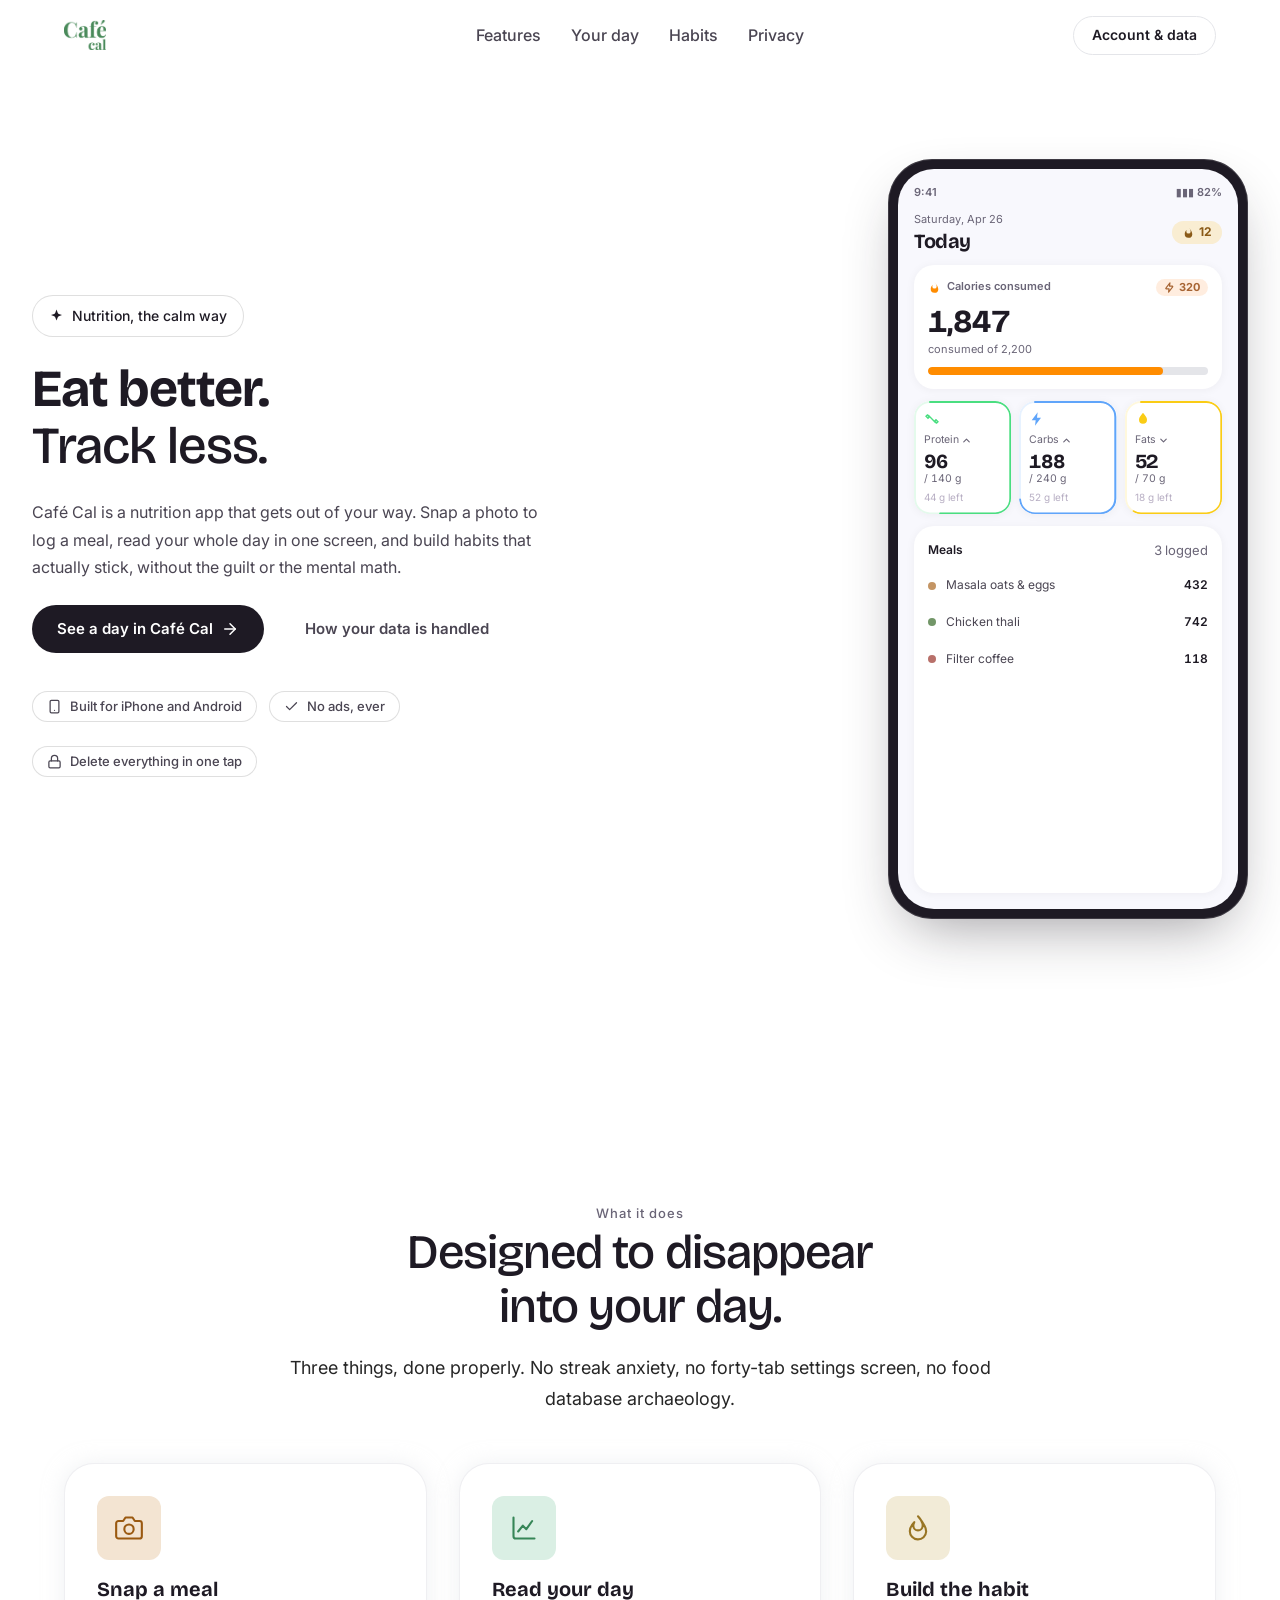
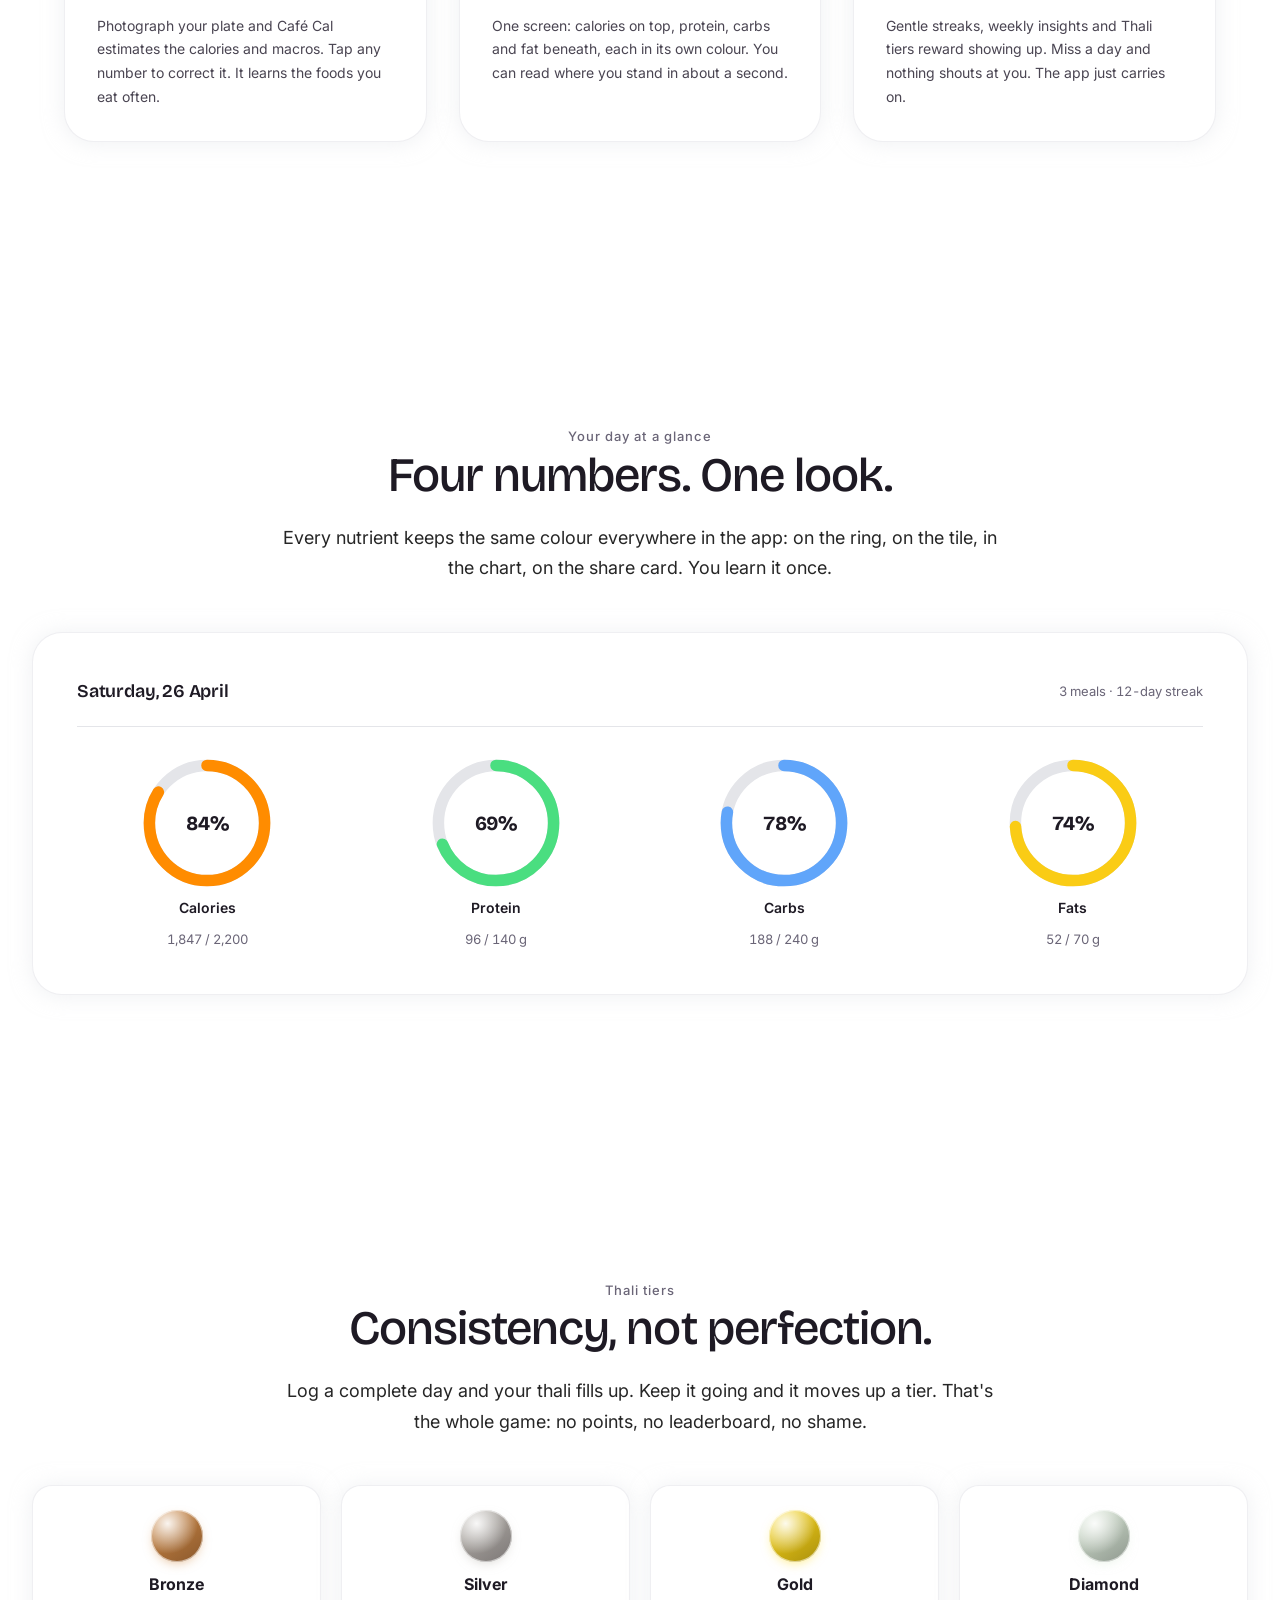
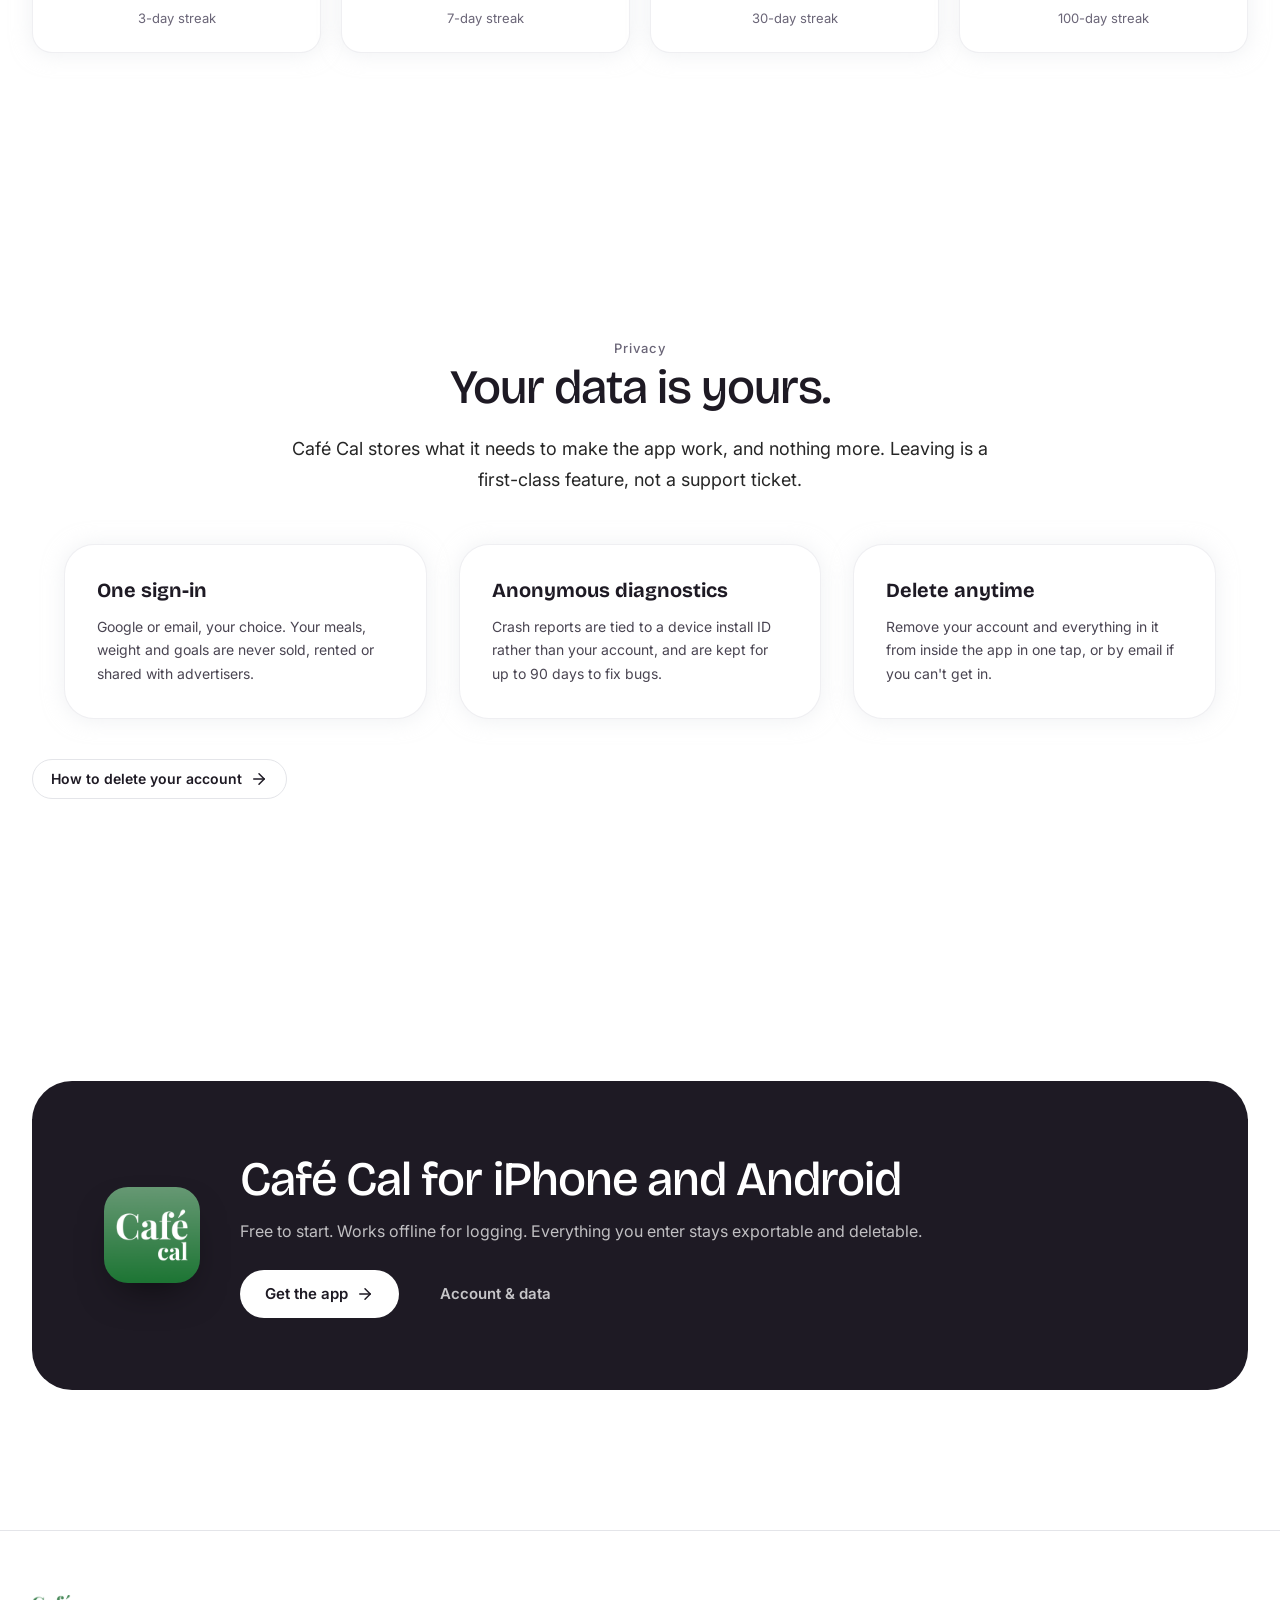
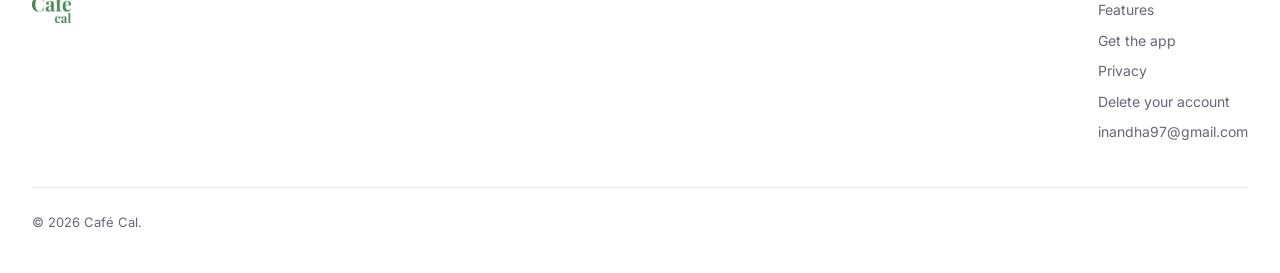
<file: index.html>
<!doctype html>
<html lang="en">
<head>
  <meta charset="utf-8" />
  <meta name="viewport" content="width=device-width, initial-scale=1" />
  <title>Café Cal | Nutrition tracking, the calm way</title>
  <meta name="description" content="Café Cal is a nutrition app that gets out of your way. Snap a photo to log a meal, read your whole day at a glance, and build habits that stick." />
  <meta name="theme-color" content="#FFFFFF" media="(prefers-color-scheme: light)" />
  <meta name="theme-color" content="#FFFFFF" media="(prefers-color-scheme: dark)" />
  <link rel="canonical" href="https://cafecal.app/" />

  <meta property="og:type" content="website" />
  <meta property="og:title" content="Café Cal | Nutrition tracking, the calm way" />
  <meta property="og:description" content="Snap a photo to log a meal, read your whole day at a glance, and build habits that stick." />
  <meta property="og:image" content="assets/App%20Icon.png" />
  <meta name="twitter:card" content="summary" />

  <link rel="icon" type="image/png" href="assets/App%20Icon.png" />
  <link rel="apple-touch-icon" href="assets/App%20Icon.png" />

  <link rel="preconnect" href="https://fonts.googleapis.com" />
  <link rel="preconnect" href="https://fonts.gstatic.com" crossorigin />
  <!-- Bricolage Grotesque (display) + Inter (body and data): the two families
       the site's visual system is built on. -->
  <link rel="stylesheet" href="https://fonts.googleapis.com/css2?family=Bricolage+Grotesque:opsz,wght@12..96,400;12..96,500;12..96,600;12..96,700;12..96,800&family=Inter:wght@400;500;600;700;800&display=swap" />
  <link rel="stylesheet" href="styles.css" />
  <link rel="stylesheet" href="components.css" />
</head>
<body>
  <a class="skip-link" href="#main">Skip to content</a>

  <header class="site-header">
    <div class="container site-header__inner">
      <a class="wordmark" href="index.html" aria-label="Café Cal home">
        <img src="assets/Logo%20dark.png" alt="Café Cal" width="757" height="541" />
      </a>

      <nav class="nav" aria-label="Primary">
        <a href="#features">Features</a>
        <a href="#today">Your day</a>
        <a href="#habit">Habits</a>
        <a href="#privacy">Privacy</a>
      </nav>

      <div class="site-header__cta">
        <a class="btn btn--secondary btn--sm" href="delete-account.html">Account &amp; data</a>
      </div>

      <button class="nav-toggle" id="menu-button" aria-label="Menu" aria-expanded="false" aria-controls="mobile-menu">
        <svg viewBox="0 0 24 24" fill="none" stroke="currentColor" stroke-width="2" stroke-linecap="round" stroke-linejoin="round" aria-hidden="true"><path d="M4 7h16"/><path d="M4 12h16"/><path d="M4 17h16"/></svg>
      </button>
    </div>

    <!-- Mobile dropdown: the same primary links, repeated for small screens. -->
    <div class="mobile-menu" id="mobile-menu">
      <a href="#features">Features</a>
      <a href="#today">Your day</a>
      <a href="#habit">Habits</a>
      <a href="#privacy">Privacy</a>
      <a href="delete-account.html">Account &amp; data</a>
    </div>
  </header>

  <main id="main">

    <!-- ── Hero ─────────────────────────────────────────────────────── -->
    <section class="container hero">
      <div class="hero__copy">
        <span class="eyebrow hero__badge">
          <svg viewBox="0 0 24 24" fill="currentColor" aria-hidden="true"><path d="M12 2.5l1.9 5.1a3 3 0 0 0 1.8 1.8l5.1 1.9-5.1 1.9a3 3 0 0 0-1.8 1.8L12 20.1l-1.9-5.1a3 3 0 0 0-1.8-1.8L3.2 11.3l5.1-1.9a3 3 0 0 0 1.8-1.8L12 2.5Z"/></svg>
          Nutrition, the calm way
        </span>
        <h1>Eat better.<br /><em class="accent">Track less.</em></h1>
        <p class="lead">Café Cal is a nutrition app that gets out of your way. Snap a photo to log a meal, read your whole day in one screen, and build habits that actually stick, without the guilt or the mental math.</p>

        <div class="actions">
          <!-- Swap in the Play Store URL here once the listing is public. -->
          <a class="btn btn--primary" href="#today">
            See a day in Café Cal
            <svg viewBox="0 0 24 24" fill="none" stroke="currentColor" stroke-width="2" stroke-linecap="round" stroke-linejoin="round" aria-hidden="true"><path d="M5 12h14"/><path d="m12 5 7 7-7 7"/></svg>
          </a>
          <a class="btn btn--quiet" href="#privacy">How your data is handled</a>
        </div>

        <ul class="hero__meta">
          <li class="chip">
            <svg viewBox="0 0 24 24" fill="none" stroke="currentColor" stroke-width="2" stroke-linecap="round" stroke-linejoin="round" aria-hidden="true"><rect x="5" y="2" width="14" height="20" rx="2"/><path d="M12 18h.01"/></svg>
            Built for iPhone and Android
          </li>
          <li class="chip">
            <svg viewBox="0 0 24 24" fill="none" stroke="currentColor" stroke-width="2" stroke-linecap="round" stroke-linejoin="round" aria-hidden="true"><path d="M20 6 9 17l-5-5"/></svg>
            No ads, ever
          </li>
          <li class="chip">
            <svg viewBox="0 0 24 24" fill="none" stroke="currentColor" stroke-width="2" stroke-linecap="round" stroke-linejoin="round" aria-hidden="true"><rect x="3" y="11" width="18" height="11" rx="2"/><path d="M7 11V7a5 5 0 0 1 10 0v4"/></svg>
            Delete everything in one tap
          </li>
        </ul>
      </div>

      <!-- Today tab, rebuilt in HTML from the app's own components. -->
      <div class="hero__art">
        <div class="device" role="img" aria-label="The Café Cal Today screen: 1,847 of 2,200 calories consumed, with protein, carbs and fat tiles and three logged meals.">
          <div class="device__screen" aria-hidden="true">

            <div class="device__statusbar">
              <span>9:41</span>
              <span>▮▮▮ 82%</span>
            </div>

            <div class="device__appbar">
              <div>
                <p class="device__date">Saturday, Apr 26</p>
                <p class="device__title">Today</p>
              </div>
              <span class="streak-chip">
                <svg viewBox="0 0 24 24" fill="currentColor" aria-hidden="true"><path d="M12 2s4 4.2 4 8a4 4 0 0 1-8 0c0-1.2.4-2.2.8-3C7 9 5 11.6 5 14.5A7 7 0 0 0 19 15c0-5-7-13-7-13Z"/></svg>
                12
              </span>
            </div>

            <!-- CalorieHeroCard.kt -->
            <article class="calorie-card">
              <div class="calorie-card__head">
                <span class="calorie-card__label">
                  <svg viewBox="0 0 24 24" fill="currentColor" aria-hidden="true"><path d="M12 2s4 4.2 4 8a4 4 0 0 1-8 0c0-1.2.4-2.2.8-3C7 9 5 11.6 5 14.5A7 7 0 0 0 19 15c0-5-7-13-7-13Z"/></svg>
                  Calories consumed
                </span>
                <span class="burned-chip">
                  <svg viewBox="0 0 24 24" fill="none" stroke="currentColor" stroke-width="2.5" stroke-linecap="round" stroke-linejoin="round" aria-hidden="true"><path d="M13 2 4.1 13.3a1 1 0 0 0 .8 1.7H11l-1 7 8.9-11.3a1 1 0 0 0-.8-1.7H12l1-7Z"/></svg>
                  320
                </span>
              </div>

              <div>
                <p class="calorie-card__value">1,847</p>
                <p class="calorie-card__caption">consumed of 2,200</p>
              </div>

              <div class="slim-bar"><i style="--p: 84%"></i></div>
            </article>

            <!-- MacroCardsRow.kt, trim ring: track at 15 %, fill at goal % -->
            <div class="tile-row">
              <article class="tile" style="--tint: var(--protein); --p: 69">
                <svg class="tile__trim" aria-hidden="true"><rect class="trim-track" pathLength="100"/><rect class="trim-fill" pathLength="100"/></svg>
                <svg class="tile__icon" viewBox="0 0 24 24" fill="none" stroke="currentColor" stroke-width="2" stroke-linecap="round" aria-hidden="true"><path d="M6.5 6.5 17.5 17.5"/><path d="m3 8 2-2 3 3-2 2z"/><path d="m16 15 3 3 2-2-3-3z"/></svg>
                <p class="tile__name">Protein <svg viewBox="0 0 24 24" fill="none" stroke="currentColor" stroke-width="2.5" stroke-linecap="round" stroke-linejoin="round" aria-hidden="true"><path d="m6 15 6-6 6 6"/></svg></p>
                <p class="tile__value">96</p>
                <p class="tile__goal">/ 140 g</p>
                <p class="tile__caption">44 g left</p>
              </article>

              <article class="tile" style="--tint: var(--carbs); --p: 78">
                <svg class="tile__trim" aria-hidden="true"><rect class="trim-track" pathLength="100"/><rect class="trim-fill" pathLength="100"/></svg>
                <svg class="tile__icon" viewBox="0 0 24 24" fill="currentColor" aria-hidden="true"><path d="M13 2 4 14h6l-1 8 9-12h-6l1-8Z"/></svg>
                <p class="tile__name">Carbs <svg viewBox="0 0 24 24" fill="none" stroke="currentColor" stroke-width="2.5" stroke-linecap="round" stroke-linejoin="round" aria-hidden="true"><path d="m6 15 6-6 6 6"/></svg></p>
                <p class="tile__value">188</p>
                <p class="tile__goal">/ 240 g</p>
                <p class="tile__caption">52 g left</p>
              </article>

              <article class="tile" style="--tint: var(--fats); --p: 74">
                <svg class="tile__trim" aria-hidden="true"><rect class="trim-track" pathLength="100"/><rect class="trim-fill" pathLength="100"/></svg>
                <svg class="tile__icon" viewBox="0 0 24 24" fill="currentColor" aria-hidden="true"><path d="M12 2.7c3.4 4 6 7.2 6 10.3a6 6 0 0 1-12 0c0-3.1 2.6-6.3 6-10.3Z"/></svg>
                <p class="tile__name">Fats <svg viewBox="0 0 24 24" fill="none" stroke="currentColor" stroke-width="2.5" stroke-linecap="round" stroke-linejoin="round" aria-hidden="true"><path d="m6 9 6 6 6-6"/></svg></p>
                <p class="tile__value">52</p>
                <p class="tile__goal">/ 70 g</p>
                <p class="tile__caption">18 g left</p>
              </article>
            </div>

            <!-- MealsSection.kt: one colour per meal type -->
            <article class="meals-card">
              <div class="meals-card__head">
                <span>Meals</span>
                <span class="data caption">3 logged</span>
              </div>
              <ul class="meal-list">
                <li class="meal-row meal--breakfast">
                  <span class="meal-row__swatch"></span>
                  <span class="meal-row__name">Masala oats &amp; eggs</span>
                  <span class="meal-row__kcal">432</span>
                </li>
                <li class="meal-row meal--lunch">
                  <span class="meal-row__swatch"></span>
                  <span class="meal-row__name">Chicken thali</span>
                  <span class="meal-row__kcal">742</span>
                </li>
                <li class="meal-row meal--beverage">
                  <span class="meal-row__swatch"></span>
                  <span class="meal-row__name">Filter coffee</span>
                  <span class="meal-row__kcal">118</span>
                </li>
              </ul>
            </article>

          </div>
        </div>
      </div>
    </section>

    <!-- ── Features ─────────────────────────────────────────────────── -->
    <section class="container section" id="features" aria-labelledby="features-title">
      <div class="section-head">
        <span class="eyebrow">What it does</span>
        <h2 id="features-title">Designed to disappear into your day.</h2>
        <p class="lead">Three things, done properly. No streak anxiety, no forty-tab settings screen, no food database archaeology.</p>
      </div>

      <div class="grid grid--3">
        <article class="feature feature--calories">
          <span class="feature__icon">
            <svg viewBox="0 0 24 24" fill="none" stroke="currentColor" stroke-width="1.8" stroke-linecap="round" stroke-linejoin="round" aria-hidden="true"><path d="M23 19a2 2 0 0 1-2 2H3a2 2 0 0 1-2-2V8a2 2 0 0 1 2-2h4l2-3h6l2 3h4a2 2 0 0 1 2 2z"/><circle cx="12" cy="13" r="4"/></svg>
          </span>
          <h3>Snap a meal</h3>
          <p>Photograph your plate and Café Cal estimates the calories and macros. Tap any number to correct it. It learns the foods you eat often.</p>
        </article>

        <article class="feature feature--protein">
          <span class="feature__icon">
            <svg viewBox="0 0 24 24" fill="none" stroke="currentColor" stroke-width="1.8" stroke-linecap="round" stroke-linejoin="round" aria-hidden="true"><path d="M3 3v16a2 2 0 0 0 2 2h16"/><path d="M7 15l4-5 3 3 5-7"/></svg>
          </span>
          <h3>Read your day</h3>
          <p>One screen: calories on top, protein, carbs and fat beneath, each in its own colour. You can read where you stand in about a second.</p>
        </article>

        <article class="feature feature--streak">
          <span class="feature__icon">
            <svg viewBox="0 0 24 24" fill="none" stroke="currentColor" stroke-width="1.8" stroke-linecap="round" stroke-linejoin="round" aria-hidden="true"><path d="M12 2s4 4.2 4 8a4 4 0 0 1-8 0c0-1.2.4-2.2.8-3C7 9 5 11.6 5 14.5A7 7 0 0 0 19 15c0-5-7-13-7-13Z"/></svg>
          </span>
          <h3>Build the habit</h3>
          <p>Gentle streaks, weekly insights and Thali tiers reward showing up. Miss a day and nothing shouts at you. The app just carries on.</p>
        </article>
      </div>
    </section>

    <!-- ── Rings ────────────────────────────────────────────────────── -->
    <section class="container section" id="today" aria-labelledby="today-title">
      <div class="section-head">
        <span class="eyebrow">Your day at a glance</span>
        <h2 id="today-title">Four numbers. One look.</h2>
        <p class="lead">Every nutrient keeps the same colour everywhere in the app: on the ring, on the tile, in the chart, on the share card. You learn it once.</p>
      </div>

      <div class="rings-card">
        <div class="rings-card__head">
          <span class="rings-card__title">Saturday, 26 April</span>
          <span class="data caption">3 meals · 12-day streak</span>
        </div>

        <div class="rings">
          <div class="ring ring--calories" style="--p: 84">
            <div class="ring__dial">
              <svg viewBox="0 0 100 100" aria-hidden="true">
                <circle class="ring__track" cx="50" cy="50" r="45" pathLength="100" />
                <circle class="ring__fill" cx="50" cy="50" r="45" pathLength="100" />
              </svg>
              <span class="ring__value">84%</span>
            </div>
            <span class="ring__label">Calories</span>
            <span class="ring__goal">1,847 / 2,200</span>
          </div>

          <div class="ring ring--protein" style="--p: 69">
            <div class="ring__dial">
              <svg viewBox="0 0 100 100" aria-hidden="true">
                <circle class="ring__track" cx="50" cy="50" r="45" pathLength="100" />
                <circle class="ring__fill" cx="50" cy="50" r="45" pathLength="100" />
              </svg>
              <span class="ring__value">69%</span>
            </div>
            <span class="ring__label">Protein</span>
            <span class="ring__goal">96 / 140 g</span>
          </div>

          <div class="ring ring--carbs" style="--p: 78">
            <div class="ring__dial">
              <svg viewBox="0 0 100 100" aria-hidden="true">
                <circle class="ring__track" cx="50" cy="50" r="45" pathLength="100" />
                <circle class="ring__fill" cx="50" cy="50" r="45" pathLength="100" />
              </svg>
              <span class="ring__value">78%</span>
            </div>
            <span class="ring__label">Carbs</span>
            <span class="ring__goal">188 / 240 g</span>
          </div>

          <div class="ring ring--fats" style="--p: 74">
            <div class="ring__dial">
              <svg viewBox="0 0 100 100" aria-hidden="true">
                <circle class="ring__track" cx="50" cy="50" r="45" pathLength="100" />
                <circle class="ring__fill" cx="50" cy="50" r="45" pathLength="100" />
              </svg>
              <span class="ring__value">74%</span>
            </div>
            <span class="ring__label">Fats</span>
            <span class="ring__goal">52 / 70 g</span>
          </div>
        </div>
      </div>
    </section>

    <!-- ── Habit / Thali tiers ──────────────────────────────────────── -->
    <section class="container section" id="habit" aria-labelledby="habit-title">
      <div class="section-head">
        <span class="eyebrow">Thali tiers</span>
        <h2 id="habit-title">Consistency, not perfection.</h2>
        <p class="lead">Log a complete day and your thali fills up. Keep it going and it moves up a tier. That's the whole game: no points, no leaderboard, no shame.</p>
      </div>

      <div class="tiers">
        <div class="tier tier--bronze">
          <span class="tier__disc" aria-hidden="true"></span>
          <span class="tier__name">Bronze</span>
          <span class="tier__meta">3-day streak</span>
        </div>
        <div class="tier tier--silver">
          <span class="tier__disc" aria-hidden="true"></span>
          <span class="tier__name">Silver</span>
          <span class="tier__meta">7-day streak</span>
        </div>
        <div class="tier tier--gold">
          <span class="tier__disc" aria-hidden="true"></span>
          <span class="tier__name">Gold</span>
          <span class="tier__meta">30-day streak</span>
        </div>
        <div class="tier tier--diamond">
          <span class="tier__disc" aria-hidden="true"></span>
          <span class="tier__name">Diamond</span>
          <span class="tier__meta">100-day streak</span>
        </div>
      </div>
    </section>

    <!-- ── Privacy ──────────────────────────────────────────────────── -->
    <section class="container section" id="privacy" aria-labelledby="privacy-title">
      <div class="section-head">
        <span class="eyebrow">Privacy</span>
        <h2 id="privacy-title">Your data is yours.</h2>
        <p class="lead">Café Cal stores what it needs to make the app work, and nothing more. Leaving is a first-class feature, not a support ticket.</p>
      </div>

      <div class="grid grid--3">
        <article class="commitment">
          <h3>One sign-in</h3>
          <p>Google or email, your choice. Your meals, weight and goals are never sold, rented or shared with advertisers.</p>
        </article>
        <article class="commitment">
          <h3>Anonymous diagnostics</h3>
          <p>Crash reports are tied to a device install ID rather than your account, and are kept for up to 90 days to fix bugs.</p>
        </article>
        <article class="commitment">
          <h3>Delete anytime</h3>
          <p>Remove your account and everything in it from inside the app in one tap, or by email if you can't get in.</p>
        </article>
      </div>

      <p style="margin-top: 40px">
        <a class="btn btn--secondary btn--sm" href="delete-account.html">
          How to delete your account
          <svg viewBox="0 0 24 24" fill="none" stroke="currentColor" stroke-width="2" stroke-linecap="round" stroke-linejoin="round" aria-hidden="true"><path d="M5 12h14"/><path d="m12 5 7 7-7 7"/></svg>
        </a>
      </p>
    </section>

    <!-- ── CTA ──────────────────────────────────────────────────────── -->
    <section class="container section" aria-labelledby="cta-title">
      <div class="cta-band">
        <div class="cta">
          <img class="cta__icon" src="assets/App%20Icon.png" alt="Café Cal app icon" width="96" height="96" loading="lazy" />
          <div>
            <h2 id="cta-title">Café Cal for iPhone and Android</h2>
            <p class="lead">Free to start. Works offline for logging. Everything you enter stays exportable and deletable.</p>
            <div class="actions">
              <a class="btn btn--primary" href="links.html">
                Get the app
                <svg viewBox="0 0 24 24" fill="none" stroke="currentColor" stroke-width="2" stroke-linecap="round" stroke-linejoin="round" aria-hidden="true"><path d="M5 12h14"/><path d="m12 5 7 7-7 7"/></svg>
              </a>
              <a class="btn btn--quiet" href="delete-account.html">Account &amp; data</a>
            </div>
          </div>
        </div>
      </div>
    </section>

  </main>

  <footer class="site-footer">
    <div class="container">
      <div class="site-footer__inner">
        <div class="site-footer__brand">
          <a class="wordmark wordmark--footer" href="index.html" aria-label="Café Cal home">
            <img src="assets/Logo%20dark.png" alt="Café Cal" width="757" height="541" loading="lazy" />
          </a>
        </div>
        <div class="site-footer__col">
          <nav aria-label="Footer">
            <a href="#features">Features</a>
            <a href="links.html">Get the app</a>
            <a href="#privacy">Privacy</a>
            <a href="delete-account.html">Delete your account</a>
            <a href="mailto:inandha97@gmail.com">inandha97@gmail.com</a>
          </nav>
        </div>
      </div>
      <p class="site-footer__legal">© 2026 Café Cal.</p>
    </div>
  </footer>

  <script>
    (function () {
      var button = document.getElementById('menu-button');
      var menu = document.getElementById('mobile-menu');
      if (!button || !menu) return;
      button.addEventListener('click', function () {
        var open = menu.classList.toggle('is-open');
        button.setAttribute('aria-expanded', open ? 'true' : 'false');
      });
      menu.addEventListener('click', function (event) {
        if (!event.target.closest('a')) return;
        menu.classList.remove('is-open');
        button.setAttribute('aria-expanded', 'false');
      });
    })();
  </script>
</body>
</html>
</file>
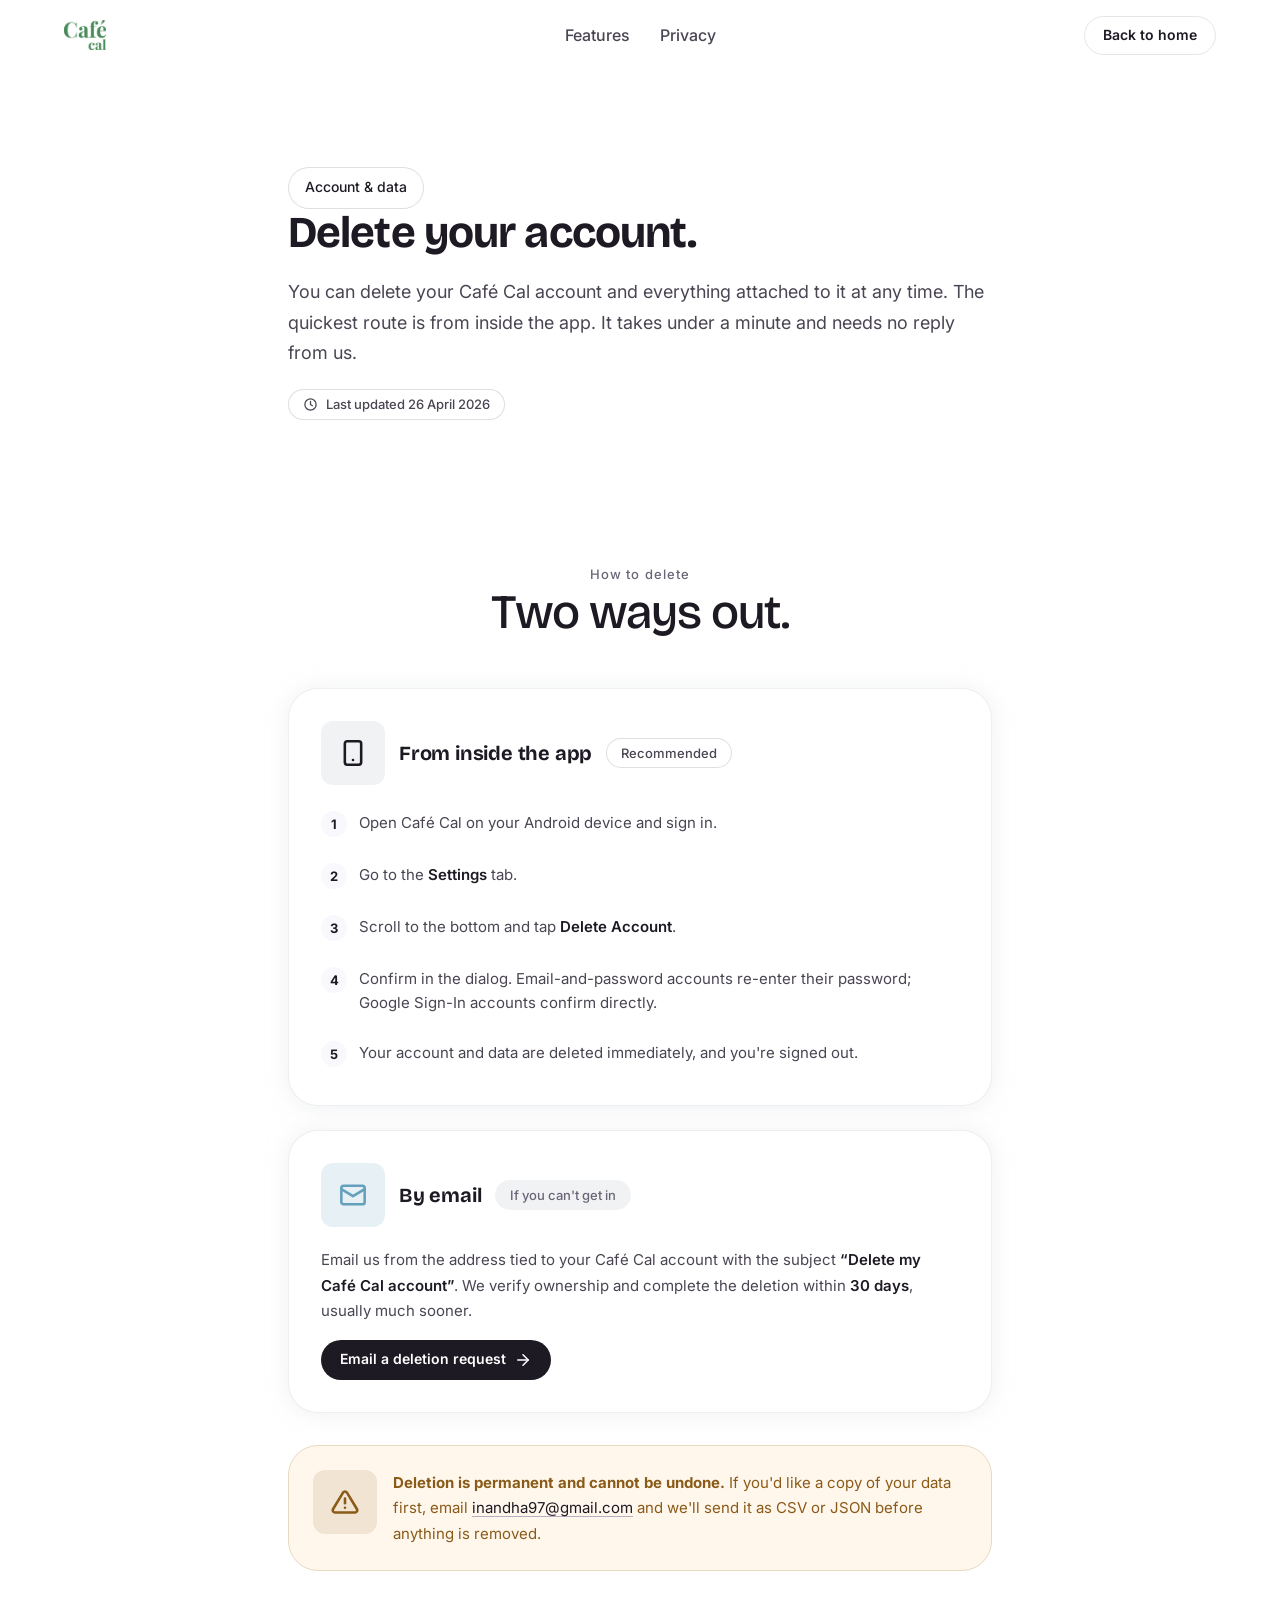
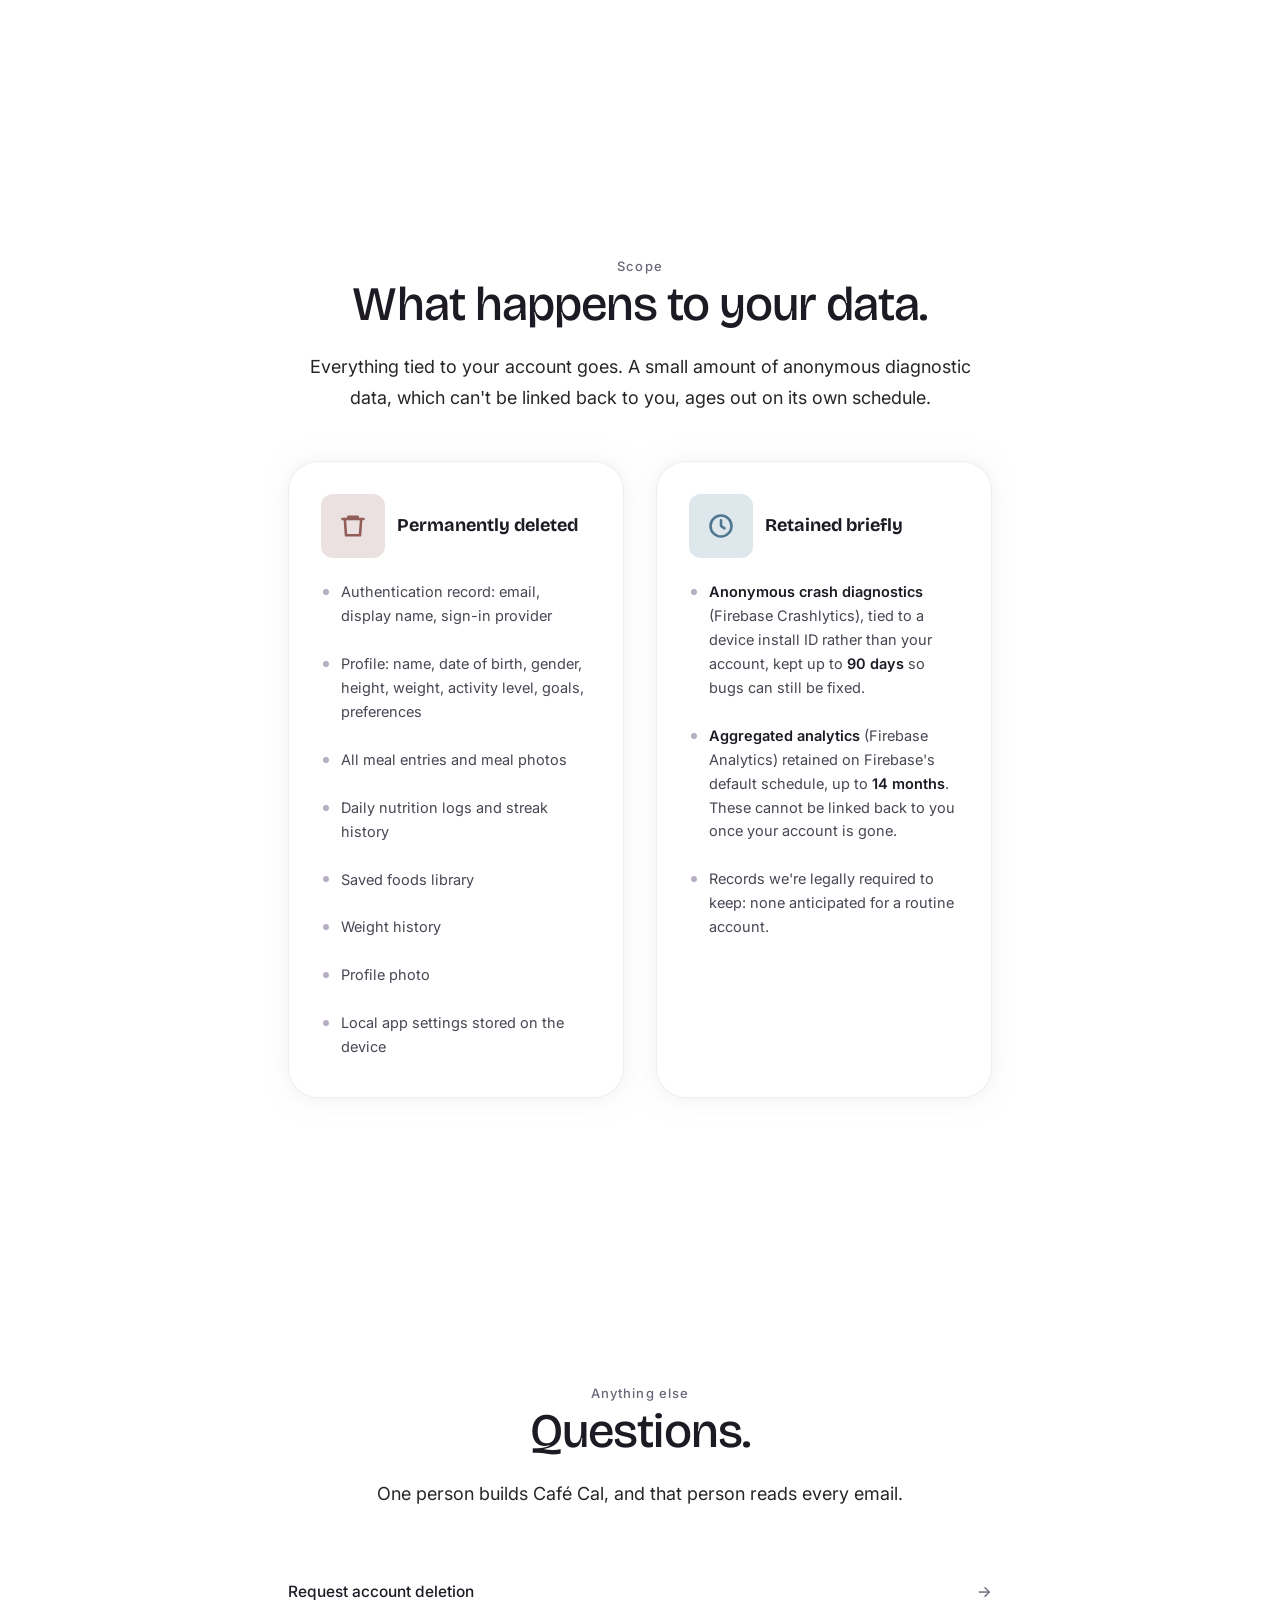
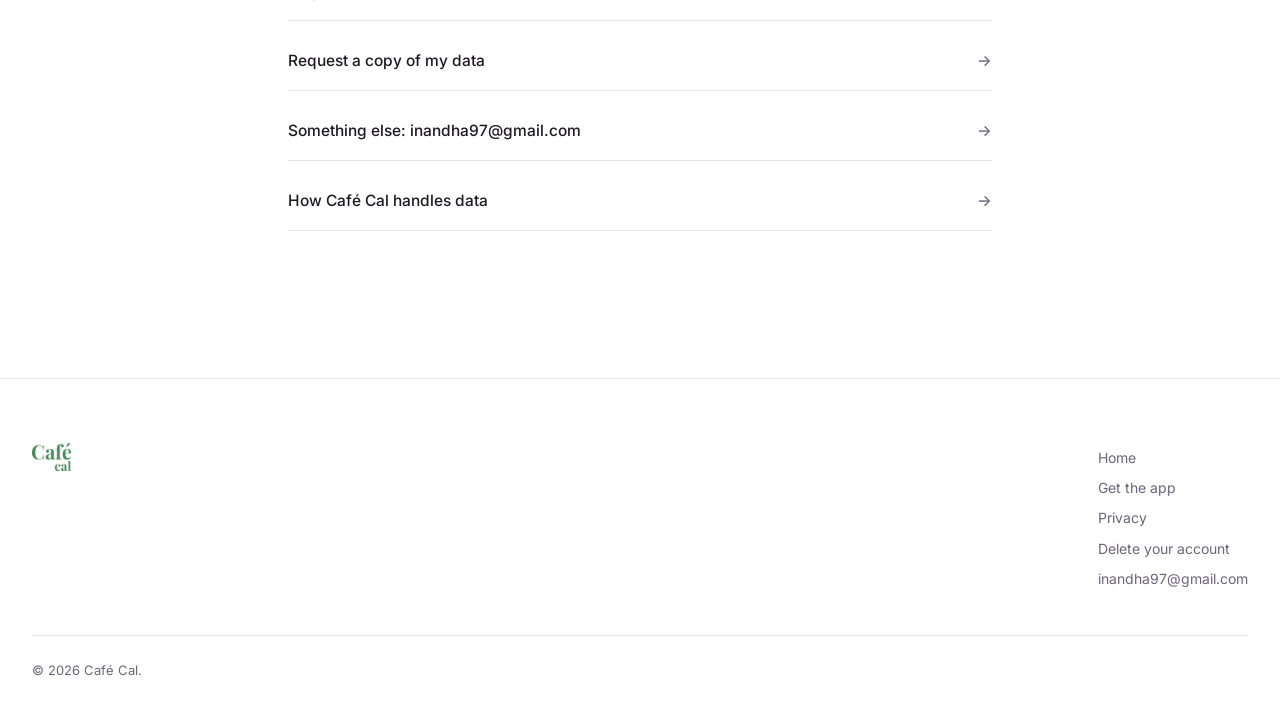
<file: delete-account.html>
<!doctype html>
<html lang="en">
<head>
  <meta charset="utf-8" />
  <meta name="viewport" content="width=device-width, initial-scale=1" />
  <title>Delete your Café Cal account</title>
  <meta name="description" content="How to delete your Café Cal account and every piece of data attached to it, from inside the app or by email." />
  <meta name="theme-color" content="#FFFFFF" media="(prefers-color-scheme: light)" />
  <meta name="theme-color" content="#FFFFFF" media="(prefers-color-scheme: dark)" />
  <link rel="canonical" href="https://cafecal.app/delete-account.html" />

  <meta property="og:type" content="article" />
  <meta property="og:title" content="Delete your Café Cal account" />
  <meta property="og:description" content="Delete your Café Cal account and all associated data, from inside the app or by email." />
  <meta property="og:image" content="assets/App%20Icon.png" />

  <link rel="icon" type="image/png" href="assets/App%20Icon.png" />
  <link rel="apple-touch-icon" href="assets/App%20Icon.png" />

  <link rel="preconnect" href="https://fonts.googleapis.com" />
  <link rel="preconnect" href="https://fonts.gstatic.com" crossorigin />
  <link rel="stylesheet" href="https://fonts.googleapis.com/css2?family=Bricolage+Grotesque:opsz,wght@12..96,400;12..96,500;12..96,600;12..96,700;12..96,800&family=Inter:wght@400;500;600;700;800&display=swap" />
  <link rel="stylesheet" href="styles.css" />
  <link rel="stylesheet" href="components.css" />
</head>
<body>
  <a class="skip-link" href="#main">Skip to content</a>

  <header class="site-header">
    <div class="container site-header__inner">
      <a class="wordmark" href="index.html" aria-label="Café Cal home">
        <img src="assets/Logo%20dark.png" alt="Café Cal" width="757" height="541" />
      </a>

      <nav class="nav" aria-label="Primary">
        <a href="index.html#features">Features</a>
        <a href="index.html#privacy">Privacy</a>
      </nav>

      <div class="site-header__cta">
        <a class="btn btn--secondary btn--sm" href="index.html">Back to home</a>
      </div>

      <button class="nav-toggle" id="menu-button" aria-label="Menu" aria-expanded="false" aria-controls="mobile-menu">
        <svg xmlns="http://www.w3.org/2000/svg" viewBox="0 0 24 24" fill="none" stroke="currentColor" stroke-width="1.5" aria-hidden="true"><path stroke-linecap="round" stroke-linejoin="round" d="M3.75 6.75h16.5M3.75 12h16.5m-16.5 5.25h16.5"/></svg>
      </button>
    </div>

    <div class="mobile-menu" id="mobile-menu">
      <a href="index.html#features">Features</a>
      <a href="index.html#privacy">Privacy</a>
      <a href="index.html">Back to home</a>
    </div>
  </header>

  <main id="main">

    <!-- ── Page hero ────────────────────────────────────────────────── -->
    <section class="container container--narrow page-hero">
      <span class="eyebrow hero__badge">Account &amp; data</span>
      <h1>Delete your account.</h1>
      <p class="lead">You can delete your Café Cal account and everything attached to it at any time. The quickest route is from inside the app. It takes under a minute and needs no reply from us.</p>
      <p>
        <span class="chip">
          <svg viewBox="0 0 24 24" fill="none" stroke="currentColor" stroke-width="2" stroke-linecap="round" stroke-linejoin="round" aria-hidden="true"><circle cx="12" cy="12" r="9"/><path d="M12 7v5l3 2"/></svg>
          Last updated 26 April 2026
        </span>
      </p>
    </section>

    <!-- ── The two routes ───────────────────────────────────────────── -->
    <section class="container container--narrow section" aria-labelledby="how-title">
      <div class="section-head">
        <span class="eyebrow">How to delete</span>
        <h2 id="how-title">Two ways out.</h2>
      </div>

      <article class="option">
        <div class="option__head">
          <span class="icon-badge" style="background: var(--accent-soft); color: var(--accent-text)" aria-hidden="true">
            <svg viewBox="0 0 24 24" fill="none" stroke="currentColor" stroke-width="2.2" stroke-linecap="round" stroke-linejoin="round"><rect x="5" y="2" width="14" height="20" rx="2"/><path d="M12 18h.01"/></svg>
          </span>
          <h2>From inside the app</h2>
          <span class="badge">Recommended</span>
        </div>

        <ol class="steps">
          <li>Open Café Cal on your Android device and sign in.</li>
          <li>Go to the <strong>Settings</strong> tab.</li>
          <li>Scroll to the bottom and tap <strong>Delete Account</strong>.</li>
          <li>Confirm in the dialog. Email-and-password accounts re-enter their password; Google Sign-In accounts confirm directly.</li>
          <li>Your account and data are deleted immediately, and you're signed out.</li>
        </ol>
      </article>

      <article class="option">
        <div class="option__head">
          <span class="icon-badge" style="background: color-mix(in srgb, var(--info) 16%, transparent); color: var(--info)" aria-hidden="true">
            <svg viewBox="0 0 24 24" fill="none" stroke="currentColor" stroke-width="2.2" stroke-linecap="round" stroke-linejoin="round"><rect x="2" y="4" width="20" height="16" rx="2"/><path d="m2 7 10 6 10-6"/></svg>
          </span>
          <h2>By email</h2>
          <span class="badge badge--neutral">If you can't get in</span>
        </div>

        <p>Email us from the address tied to your Café Cal account with the subject <strong>“Delete my Café Cal account”</strong>. We verify ownership and complete the deletion within <strong>30 days</strong>, usually much sooner.</p>

        <p style="margin-bottom: 0">
          <a class="btn btn--primary btn--sm" href="mailto:inandha97@gmail.com?subject=Delete%20my%20Caf%C3%A9%20Cal%20account">
            Email a deletion request
            <svg viewBox="0 0 24 24" fill="none" stroke="currentColor" stroke-width="2" stroke-linecap="round" stroke-linejoin="round" aria-hidden="true"><path d="M5 12h14"/><path d="m12 5 7 7-7 7"/></svg>
          </a>
        </p>
      </article>

      <div class="callout" style="margin-top: 32px">
        <span class="icon-badge" aria-hidden="true">
          <svg viewBox="0 0 24 24" fill="none" stroke="currentColor" stroke-width="2.2" stroke-linecap="round" stroke-linejoin="round"><path d="M12 9v4"/><path d="M12 17h.01"/><path d="M10.3 3.9 1.8 18a2 2 0 0 0 1.7 3h17a2 2 0 0 0 1.7-3L13.7 3.9a2 2 0 0 0-3.4 0Z"/></svg>
        </span>
        <p><strong>Deletion is permanent and cannot be undone.</strong> If you'd like a copy of your data first, email <a href="mailto:inandha97@gmail.com?subject=Export%20my%20Caf%C3%A9%20Cal%20data">inandha97@gmail.com</a> and we'll send it as CSV or JSON before anything is removed.</p>
      </div>
    </section>

    <!-- ── What happens to the data ─────────────────────────────────── -->
    <section class="container container--narrow section" aria-labelledby="data-title">
      <div class="section-head">
        <span class="eyebrow">Scope</span>
        <h2 id="data-title">What happens to your data.</h2>
        <p class="lead">Everything tied to your account goes. A small amount of anonymous diagnostic data, which can't be linked back to you, ages out on its own schedule.</p>
      </div>

      <div class="grid grid--2">
        <article class="panel panel--destructive">
          <h3>
            <span class="icon-badge" aria-hidden="true">
              <svg viewBox="0 0 24 24" fill="none" stroke="currentColor" stroke-width="2.2" stroke-linecap="round" stroke-linejoin="round"><path d="M3 6h18"/><path d="M8 6V4h8v2"/><path d="M19 6l-1 14H6L5 6"/></svg>
            </span>
            Permanently deleted
          </h3>
          <ul>
            <li>Authentication record: email, display name, sign-in provider</li>
            <li>Profile: name, date of birth, gender, height, weight, activity level, goals, preferences</li>
            <li>All meal entries and meal photos</li>
            <li>Daily nutrition logs and streak history</li>
            <li>Saved foods library</li>
            <li>Weight history</li>
            <li>Profile photo</li>
            <li>Local app settings stored on the device</li>
          </ul>
        </article>

        <article class="panel panel--retained">
          <h3>
            <span class="icon-badge" aria-hidden="true">
              <svg viewBox="0 0 24 24" fill="none" stroke="currentColor" stroke-width="2.2" stroke-linecap="round" stroke-linejoin="round"><circle cx="12" cy="12" r="9"/><path d="M12 7v5l3 2"/></svg>
            </span>
            Retained briefly
          </h3>
          <ul>
            <li><strong>Anonymous crash diagnostics</strong> (Firebase Crashlytics), tied to a device install ID rather than your account, kept up to <strong>90 days</strong> so bugs can still be fixed.</li>
            <li><strong>Aggregated analytics</strong> (Firebase Analytics) retained on Firebase's default schedule, up to <strong>14 months</strong>. These cannot be linked back to you once your account is gone.</li>
            <li>Records we're legally required to keep: none anticipated for a routine account.</li>
          </ul>
        </article>
      </div>
    </section>

    <!-- ── Questions ────────────────────────────────────────────────── -->
    <section class="container container--narrow section" aria-labelledby="questions-title">
      <div class="section-head">
        <span class="eyebrow">Anything else</span>
        <h2 id="questions-title">Questions.</h2>
        <p class="lead">One person builds Café Cal, and that person reads every email.</p>
      </div>

      <ul class="link-list">
        <li><a href="mailto:inandha97@gmail.com?subject=Delete%20my%20Caf%C3%A9%20Cal%20account">Request account deletion</a></li>
        <li><a href="mailto:inandha97@gmail.com?subject=Export%20my%20Caf%C3%A9%20Cal%20data">Request a copy of my data</a></li>
        <li><a href="mailto:inandha97@gmail.com">Something else: inandha97@gmail.com</a></li>
        <li><a href="index.html#privacy">How Café Cal handles data</a></li>
      </ul>
    </section>

  </main>

  <footer class="site-footer">
    <div class="container">
      <div class="site-footer__inner">
        <div class="site-footer__brand">
          <a class="wordmark wordmark--footer" href="index.html" aria-label="Café Cal home">
            <img src="assets/Logo%20dark.png" alt="Café Cal" width="757" height="541" loading="lazy" />
          </a>
        </div>
        <div class="site-footer__col">
          <nav aria-label="Footer">
            <a href="index.html">Home</a>
            <a href="links.html">Get the app</a>
            <a href="index.html#privacy">Privacy</a>
            <a href="delete-account.html">Delete your account</a>
            <a href="mailto:inandha97@gmail.com">inandha97@gmail.com</a>
          </nav>
        </div>
      </div>
      <p class="site-footer__legal">© 2026 Café Cal.</p>
    </div>
  </footer>

  <script>
    (function () {
      var button = document.getElementById('menu-button');
      var menu = document.getElementById('mobile-menu');
      if (!button || !menu) return;
      function close() {
        menu.classList.remove('is-open');
        button.setAttribute('aria-expanded', 'false');
      }
      button.addEventListener('click', function () {
        var open = menu.classList.toggle('is-open');
        button.setAttribute('aria-expanded', open ? 'true' : 'false');
      });
      menu.addEventListener('click', function (event) {
        if (event.target.closest('a')) close();
      });
    })();
  </script>
</body>
</html>
</file>
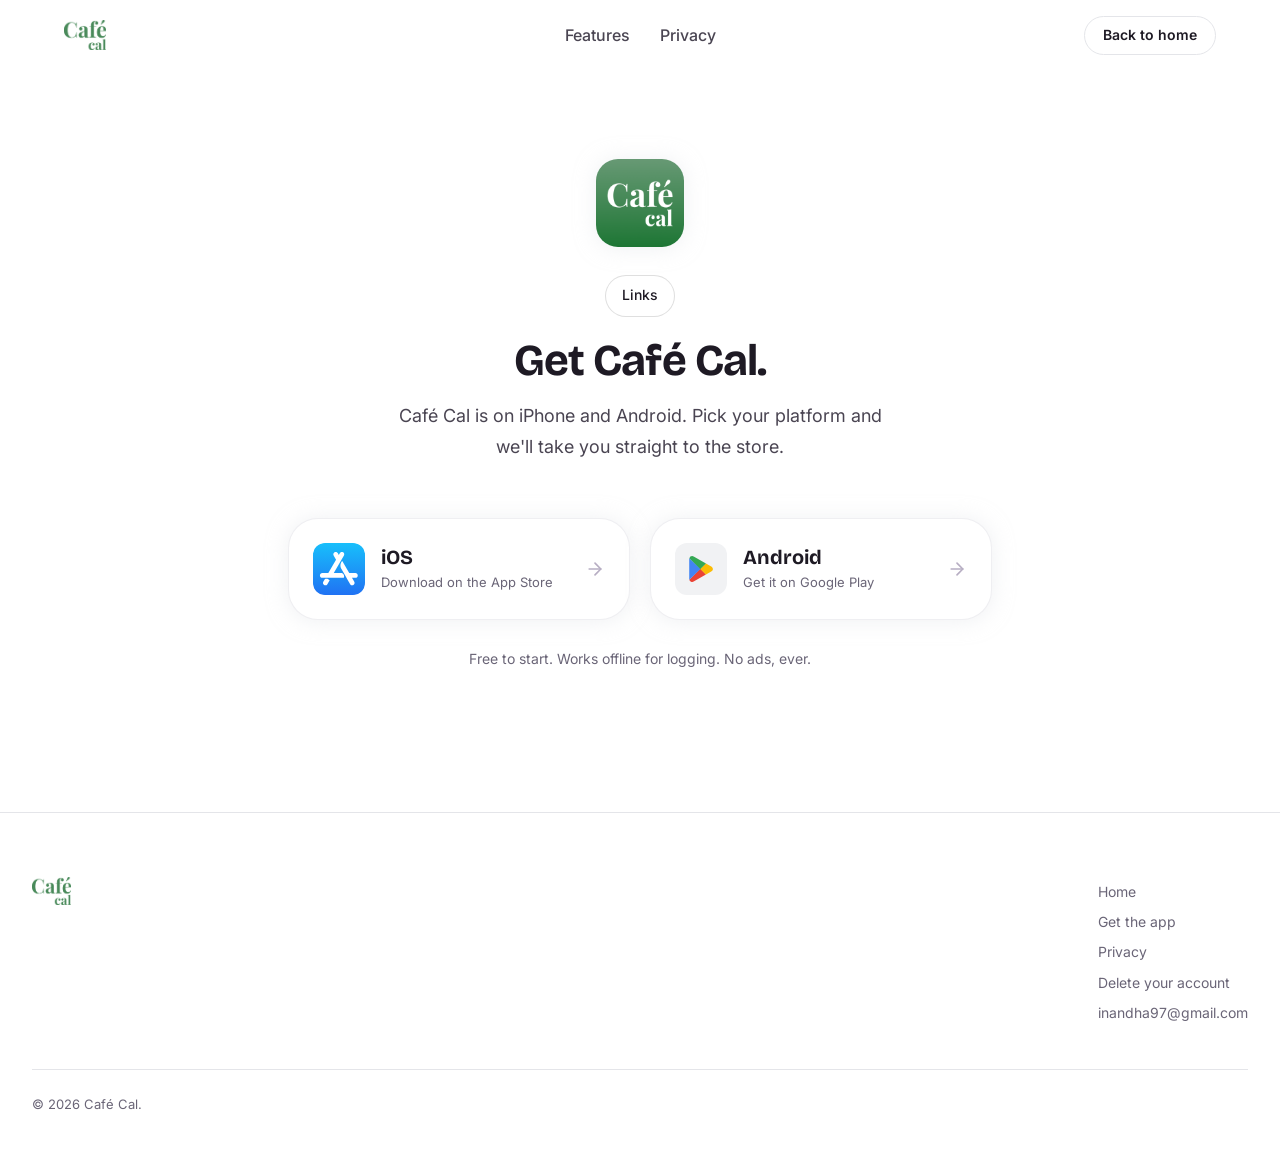
<file: links.html>
<!doctype html>
<html lang="en">
<head>
  <meta charset="utf-8" />
  <meta name="viewport" content="width=device-width, initial-scale=1" />
  <title>Links | Café Cal</title>
  <meta name="description" content="Get Café Cal on iPhone or Android. Pick your platform and we'll take you straight to the store." />
  <meta name="theme-color" content="#FFFFFF" media="(prefers-color-scheme: light)" />
  <meta name="theme-color" content="#FFFFFF" media="(prefers-color-scheme: dark)" />
  <link rel="canonical" href="https://cafecal.app/links.html" />

  <meta property="og:type" content="website" />
  <meta property="og:title" content="Links | Café Cal" />
  <meta property="og:description" content="Get Café Cal on iPhone or Android. Pick your platform and we'll take you straight to the store." />
  <meta property="og:image" content="assets/App%20Icon.png" />
  <meta name="twitter:card" content="summary" />

  <link rel="icon" type="image/png" href="assets/App%20Icon.png" />
  <link rel="apple-touch-icon" href="assets/App%20Icon.png" />

  <link rel="preconnect" href="https://fonts.googleapis.com" />
  <link rel="preconnect" href="https://fonts.gstatic.com" crossorigin />
  <link rel="stylesheet" href="https://fonts.googleapis.com/css2?family=Bricolage+Grotesque:opsz,wght@12..96,400;12..96,500;12..96,600;12..96,700;12..96,800&family=Inter:wght@400;500;600;700;800&display=swap" />
  <link rel="stylesheet" href="styles.css" />
  <link rel="stylesheet" href="components.css" />
</head>
<body>
  <a class="skip-link" href="#main">Skip to content</a>

  <header class="site-header">
    <div class="container site-header__inner">
      <a class="wordmark" href="index.html" aria-label="Café Cal home">
        <img src="assets/Logo%20dark.png" alt="Café Cal" width="757" height="541" />
      </a>

      <nav class="nav" aria-label="Primary">
        <a href="index.html#features">Features</a>
        <a href="index.html#privacy">Privacy</a>
      </nav>

      <div class="site-header__cta">
        <a class="btn btn--secondary btn--sm" href="index.html">Back to home</a>
      </div>

      <button class="nav-toggle" id="menu-button" aria-label="Menu" aria-expanded="false" aria-controls="mobile-menu">
        <svg xmlns="http://www.w3.org/2000/svg" viewBox="0 0 24 24" fill="none" stroke="currentColor" stroke-width="1.5" aria-hidden="true"><path stroke-linecap="round" stroke-linejoin="round" d="M3.75 6.75h16.5M3.75 12h16.5m-16.5 5.25h16.5"/></svg>
      </button>
    </div>

    <div class="mobile-menu" id="mobile-menu">
      <a href="index.html#features">Features</a>
      <a href="index.html#privacy">Privacy</a>
      <a href="index.html">Back to home</a>
    </div>
  </header>

  <main id="main">

    <!-- ── Page hero ────────────────────────────────────────────────── -->
    <section class="container container--narrow links-hero">
      <img class="links-hero__icon" src="assets/App%20Icon.png" alt="Café Cal app icon" width="96" height="96" />
      <span class="eyebrow hero__badge">Links</span>
      <h1>Get Café Cal.</h1>
      <p class="lead">Café Cal is on iPhone and Android. Pick your platform and we'll take you straight to the store.</p>
    </section>

    <!-- ── Store options ────────────────────────────────────────────── -->
    <section class="container container--narrow links-section" aria-label="Choose your platform">
      <div class="store-links">
        <a class="store-link" href="https://apps.apple.com/app/id6762549930" target="_blank" rel="noopener noreferrer">
          <span class="store-link__glyph store-link__glyph--appstore" aria-hidden="true">
            <!-- App Store icon: blue gradient tile with the white "A" -->
            <svg viewBox="0 0 800 800">
              <defs>
                <linearGradient id="appstore-grad" x1="0" y1="0" x2="0" y2="1">
                  <stop offset="0" stop-color="#18BFFB"/>
                  <stop offset="1" stop-color="#2072F3"/>
                </linearGradient>
              </defs>
              <path fill="url(#appstore-grad)" d="M638.4,0H161.6C72.3,0,0,72.3,0,161.6v476.9C0,727.7,72.3,800,161.6,800h476.9c89.2,0,161.6-72.3,161.6-161.6V161.6C800,72.3,727.7,0,638.4,0z"/>
              <path fill="#FFFFFF" d="M396.6,183.8l16.2-28c10-17.5,32.3-23.4,49.8-13.4s23.4,32.3,13.4,49.8L319.9,462.4h112.9c36.6,0,57.1,43,41.2,72.8H143c-20.2,0-36.4-16.2-36.4-36.4c0-20.2,16.2-36.4,36.4-36.4h92.8l118.8-205.9l-37.1-64.4c-10-17.5-4.1-39.6,13.4-49.8c17.5-10,39.6-4.1,49.8,13.4L396.6,183.8L396.6,183.8z M256.2,572.7l-35,60.7c-10,17.5-32.3,23.4-49.8,13.4S148,614.5,158,597l26-45C213.4,542.9,237.3,549.9,256.2,572.7L256.2,572.7z M557.6,462.6h94.7c20.2,0,36.4,16.2,36.4,36.4c0,20.2-16.2,36.4-36.4,36.4h-52.6l35.5,61.6c10,17.5,4.1,39.6-13.4,49.8c-17.5,10-39.6,4.1-49.8-13.4c-59.8-103.7-104.7-181.3-134.5-233c-30.5-52.6-8.7-105.4,12.8-123.3C474.2,318.1,509.9,380,557.6,462.6L557.6,462.6z"/>
            </svg>
          </span>
          <span class="store-link__body">
            <span class="store-link__platform">iOS</span>
            <span class="store-link__store">Download on the App Store</span>
          </span>
          <svg class="store-link__arrow" viewBox="0 0 24 24" fill="none" stroke="currentColor" stroke-width="2" stroke-linecap="round" stroke-linejoin="round" aria-hidden="true"><path d="M5 12h14"/><path d="m12 5 7 7-7 7"/></svg>
        </a>

        <a class="store-link" href="https://play.google.com/store/apps/details?id=com.cafecal.app" target="_blank" rel="noopener noreferrer">
          <span class="store-link__glyph store-link__glyph--play" aria-hidden="true">
            <!-- Google Play icon (2022 mark) on a neutral tile -->
            <svg viewBox="0 0 28.99 31.99">
              <path fill="#ea4335" d="M13.54 15.28.12 29.34a3.66 3.66 0 0 0 5.33 2.16l15.1-8.6Z"/>
              <path fill="#fbbc04" d="m27.11 12.89-6.53-3.74-7.35 6.45 7.38 7.28 6.48-3.7a3.54 3.54 0 0 0 1.5-4.79 3.62 3.62 0 0 0-1.5-1.5z"/>
              <path fill="#4285f4" d="M.12 2.66a3.57 3.57 0 0 0-.12.92v24.84a3.57 3.57 0 0 0 .12.92L14 15.64Z"/>
              <path fill="#34a853" d="m13.64 16 6.94-6.85L5.5.51A3.73 3.73 0 0 0 3.63 0 3.64 3.64 0 0 0 .12 2.65Z"/>
            </svg>
          </span>
          <span class="store-link__body">
            <span class="store-link__platform">Android</span>
            <span class="store-link__store">Get it on Google Play</span>
          </span>
          <svg class="store-link__arrow" viewBox="0 0 24 24" fill="none" stroke="currentColor" stroke-width="2" stroke-linecap="round" stroke-linejoin="round" aria-hidden="true"><path d="M5 12h14"/><path d="m12 5 7 7-7 7"/></svg>
        </a>
      </div>

      <p class="links-note">Free to start. Works offline for logging. No ads, ever.</p>
    </section>

  </main>

  <footer class="site-footer">
    <div class="container">
      <div class="site-footer__inner">
        <div class="site-footer__brand">
          <a class="wordmark wordmark--footer" href="index.html" aria-label="Café Cal home">
            <img src="assets/Logo%20dark.png" alt="Café Cal" width="757" height="541" loading="lazy" />
          </a>
        </div>
        <div class="site-footer__col">
          <nav aria-label="Footer">
            <a href="index.html">Home</a>
            <a href="links.html">Get the app</a>
            <a href="index.html#privacy">Privacy</a>
            <a href="delete-account.html">Delete your account</a>
            <a href="mailto:inandha97@gmail.com">inandha97@gmail.com</a>
          </nav>
        </div>
      </div>
      <p class="site-footer__legal">© 2026 Café Cal.</p>
    </div>
  </footer>

  <script>
    (function () {
      var btn = document.getElementById('menu-button');
      var menu = document.getElementById('mobile-menu');
      if (!btn || !menu) return;
      btn.addEventListener('click', function () {
        var open = menu.classList.toggle('is-open');
        btn.setAttribute('aria-expanded', open ? 'true' : 'false');
      });
      menu.addEventListener('click', function (e) {
        if (e.target.closest('a')) {
          menu.classList.remove('is-open');
          btn.setAttribute('aria-expanded', 'false');
        }
      });
    })();
  </script>
</body>
</html>
</file>
<file: styles.css>
/* ============================================================================
   Café Cal: web design system
   Visual language modelled on calai.app: light-only, very airy, black pill
   buttons, 30px white cards on a soft shadow, Bricolage Grotesque display over
   Inter body. This file is the foundation: tokens, reset, typography, layout
   primitives, page chrome (header/footer), buttons, pills, grids and cards.
   Page-specific components live in components.css, which loads after this.
   ========================================================================= */

/* ============================================================================
   1. Tokens
   ========================================================================= */

:root {
  color-scheme: light;

  /* ── Ink ────────────────────────────────────────────────────────── */
  --ink: #1e1a24; /* headings + primary text */
  --ink-2: #4a4552; /* body copy */
  --ink-3: #6a6577; /* meta, captions, footer links */
  --ink-4: #b7aec3; /* faintest: muted labels, hover borders */
  --body-text: #262626; /* section sub-headline */

  /* ── Surfaces ───────────────────────────────────────────────────── */
  --paper: #ffffff; /* page + card background */
  --tint: #f8f8fd; /* section tint, chevron discs */
  --tint-2: #f1f2f4; /* icon-chip fill */
  --line: #e4e5e9; /* hairline borders */
  --line-soft: rgba(198, 198, 198, 0.56); /* pill / badge borders */

  /* ── Dark band ──────────────────────────────────────────────────── */
  --dark: #1e1a24;
  --dark-card: #2d2934;
  --dark-line: #3a3542;

  /* ── Cream callout ──────────────────────────────────────────────── */
  --cream: #fff7ec;
  --cream-ink: #8a5a18;
  --cream-line: #e8d9c2;

  /* ── Accent flag, use sparingly ────────────────────────────────── */
  --flag: #ff2719;

  /* ── Café Cal data colours (content: the app's nutrient identity) ── */
  --calories: #ff8c00;
  --protein: #4ade80;
  --carbs: #60a5fa;
  --fats: #facc15;
  --streak: #fbbf24;
  --calories-burned: #fb923c;
  --calories-burned-surface: #fff4eb;

  --meal-breakfast: #c49564;
  --meal-breakfast-surface: #faebd7;
  --meal-lunch: #729668;
  --meal-lunch-surface: #e2f0dc;
  --meal-beverage: #b8706a;
  --meal-beverage-surface: #f5dcd7;

  --thali-bronze: #cd7f32;
  --thali-silver: #b5b0a8;
  --thali-gold: #ffd700;
  --thali-diamond: #d4e5d0;

  --destructive: #c4796b;
  --success: #34c759;
  --warning: #d4a574;
  --info: #64a0be;

  /* Accent pair kept for the inline icon-badge tints the legal page sets.
     Cal AI's chrome is near-monochrome, so the accent resolves to ink on the
     neutral chip fill rather than the app's green. */
  --accent-soft: var(--tint-2);
  --accent-text: var(--ink);

  /* ── Shadow ─────────────────────────────────────────────────────── */
  --shadow-card: 0 1px 20px 1px rgba(228, 229, 233, 0.5);
  --shadow-lift: 0 8px 30px 2px rgba(228, 229, 233, 0.75);
  --shadow-dark: 0 24px 60px -20px rgba(30, 26, 36, 0.45);

  /* ── Radius ─────────────────────────────────────────────────────── */
  --r-card: 30px; /* every white card */
  --r-md: 20px;
  --r-sm: 12px; /* icon chips */
  --r-pill: 999px; /* buttons, badges, chips */
  --r-band: 40px; /* big dark CTA band */

  /* ── Type families ──────────────────────────────────────────────── */
  --font-display: 'Bricolage Grotesque', 'Inter', system-ui, sans-serif;
  --font-body: 'Inter', -apple-system, BlinkMacSystemFont, 'Segoe UI', system-ui, sans-serif;
  --font-data: 'Inter', system-ui, sans-serif;

  /* ── Type scale ─────────────────────────────────────────────────── */
  --fs-h1: clamp(2.5rem, 5.4vw, 52px);
  --fs-h2: clamp(2rem, 4.4vw, 48px);
  --fs-h3: 1.25rem; /* 20px card heading */
  --fs-lead: 1.125rem; /* 18px section sub-headline */
  --fs-base: 1rem; /* 16px body */
  --fs-sm: 0.875rem; /* 14px card body */
  --fs-xs: 0.8125rem; /* 13px meta, eyebrow, pills */

  /* ── Layout ─────────────────────────────────────────────────────── */
  --wrap: 1280px; /* header + footer */
  --wrap-wide: 1440px; /* full-bleed bands (web extension) */
  --wrap-6xl: 1152px; /* section content grids */
  --wrap-3xl: 768px; /* narrow prose / legal page */
  --gutter: clamp(20px, 4vw, 32px);
  --sp-section: clamp(72px, 11vw, 160px);
  --header-pad: 16px;

  /* ── Motion ─────────────────────────────────────────────────────── */
  --ease: cubic-bezier(0.4, 0, 0.2, 1);
  --dur: 200ms;
  --dur-slow: 300ms;
}

/* ============================================================================
   2. Reset + base
   ========================================================================= */

*,
*::before,
*::after {
  box-sizing: border-box;
}

html {
  -webkit-text-size-adjust: 100%;
  scroll-behavior: smooth;
  scroll-padding-top: 88px; /* clears the sticky header */
}

body {
  margin: 0;
  background: var(--paper);
  color: var(--ink-2);
  font-family: var(--font-body);
  font-size: var(--fs-base);
  font-weight: 400;
  line-height: 1.6;
  -webkit-font-smoothing: antialiased;
  -moz-osx-font-smoothing: grayscale;
  text-rendering: optimizeLegibility;
  overflow-x: clip;
}

img,
svg,
picture,
video {
  display: block;
  max-width: 100%;
}

img {
  height: auto;
}

/* ── Headings ───────────────────────────────────────────────────────── */

h1,
h2,
h3,
h4 {
  margin: 0 0 16px;
  font-family: var(--font-display);
  color: var(--ink);
  overflow-wrap: break-word;
}

h1 {
  font-size: var(--fs-h1);
  font-weight: 700;
  line-height: 1.1;
  letter-spacing: -0.02em;
  text-wrap: balance;
}

h2 {
  font-size: var(--fs-h2);
  font-weight: 500;
  line-height: 1.12;
  letter-spacing: -0.02em;
  text-wrap: balance;
}

h3 {
  font-size: var(--fs-h3);
  font-weight: 700;
  line-height: 1.3;
}

h4 {
  font-size: var(--fs-lead);
  font-weight: 600;
  line-height: 1.4;
}

/* ── Flow ───────────────────────────────────────────────────────────── */

p {
  margin: 0 0 16px;
}

ul,
ol {
  margin: 0 0 16px;
  padding-left: 1.25em;
}

li {
  margin-block: 6px;
}

p:last-child,
ul:last-child,
ol:last-child {
  margin-bottom: 0;
}

strong {
  font-weight: 600;
  color: var(--ink);
}

hr {
  height: 0;
  margin: 40px 0;
  border: 0;
  border-top: 1px solid var(--line);
}

/* ── Links ──────────────────────────────────────────────────────────── */

a {
  color: var(--ink);
  text-decoration: none;
  transition: color var(--dur) var(--ease);
}

a:hover {
  color: var(--ink-2);
}

/* Prose links stay underlined so they read as links inside running copy. */
p a:not(.btn),
.lead a:not(.btn) {
  color: var(--ink);
  text-decoration: underline;
  text-decoration-thickness: 1px;
  text-decoration-color: var(--ink-4);
  text-underline-offset: 0.18em;
  transition:
    color var(--dur) var(--ease),
    text-decoration-color var(--dur) var(--ease);
}

p a:not(.btn):hover,
.lead a:not(.btn):hover {
  text-decoration-color: var(--ink);
}

::selection {
  background: var(--ink);
  color: #fff;
}

.skip-link {
  position: absolute;
  top: -80px;
  left: var(--gutter);
  z-index: 100;
  padding: 12px 22px;
  border-radius: var(--r-pill);
  background: var(--ink);
  color: #fff;
  font-size: var(--fs-sm);
  font-weight: 600;
  transition: top var(--dur) var(--ease);
}

.skip-link:hover {
  color: #fff;
}

.skip-link:focus-visible {
  top: 12px;
}

/* ============================================================================
   3. Layout primitives
   ========================================================================= */

.container {
  width: 100%;
  max-width: var(--wrap);
  margin-inline: auto;
  padding-inline: var(--gutter);
}

.container--narrow {
  max-width: var(--wrap-3xl);
}

.container--wide {
  max-width: var(--wrap-wide);
}

.section {
  padding-block: var(--sp-section);
}

/* Centred section head: sub-headline 20px under the h2, 48px before the grid. */
.section-head {
  max-width: 720px;
  margin-inline: auto;
  margin-bottom: 48px;
  text-align: center;
}

.section-head > :last-child {
  margin-bottom: 0;
}

.section-head .lead {
  margin-top: 20px;
  font-size: var(--fs-lead);
  color: var(--body-text);
}

.section-head--left {
  margin-inline: 0;
  text-align: left;
}

/* ============================================================================
   4. Inline text
   ========================================================================= */

.eyebrow {
  font-size: var(--fs-xs);
  font-weight: 500;
  letter-spacing: 0.08em;
  color: var(--ink-3);
}

.lead {
  font-size: var(--fs-base);
  line-height: 1.7;
  color: var(--ink-2);
}

.data {
  font-family: var(--font-data);
  font-variant-numeric: tabular-nums;
  font-feature-settings: 'tnum';
}

.caption {
  font-size: var(--fs-xs);
  line-height: 1.6;
  color: var(--ink-3);
}

/* Sits on an <em> in the hero; calai sets the second line lighter, not italic. */
.accent {
  font-style: normal;
  font-weight: 500;
}

/* ============================================================================
   5. Site header: sticky glass
   ========================================================================= */

.site-header {
  position: sticky;
  top: 0;
  z-index: 50;
  padding: var(--header-pad) var(--gutter);
  background: rgba(255, 255, 255, 0.2);
  backdrop-filter: blur(20px) saturate(180%);
  -webkit-backdrop-filter: blur(20px) saturate(180%);
}

.site-header__inner {
  position: relative;
  display: flex;
  align-items: center;
  justify-content: space-between;
  gap: 12px;
  max-width: var(--wrap);
  margin-inline: auto;
}

.wordmark {
  display: inline-flex;
  align-items: center;
  /* Keeps the CTA and the menu toggle grouped on the right. */
  margin-inline-end: auto;
}

.wordmark img {
  height: 30px;
  width: auto;
}

/* Absolutely centred nav, desktop only. */
.nav {
  position: absolute;
  left: 50%;
  transform: translateX(-50%);
  display: none;
  align-items: center;
  gap: 30px;
  white-space: nowrap;
}

.nav a {
  font-size: var(--fs-base);
  font-weight: 500;
  color: var(--ink-2);
}

.nav a:hover {
  color: var(--ink);
}

.site-header__cta {
  display: inline-flex;
  align-items: center;
  gap: 10px;
}

/* ── Hamburger ──────────────────────────────────────────────────────── */

.nav-toggle {
  display: inline-flex;
  flex-direction: column;
  align-items: center;
  justify-content: center;
  gap: 5px;
  width: 40px;
  height: 40px;
  padding: 0;
  border: 0;
  border-radius: var(--r-sm);
  background: transparent;
  color: var(--ink);
  cursor: pointer;
  transition: background-color var(--dur) var(--ease);
}

.nav-toggle:hover {
  background: var(--tint-2);
}

.nav-toggle span {
  display: block;
  width: 18px;
  height: 2px;
  border-radius: 2px;
  background: currentColor;
}

.nav-toggle svg {
  width: 22px;
  height: 22px;
}

/* ── Dropdown panel ─────────────────────────────────────────────────── */

.mobile-menu {
  position: absolute;
  top: 100%;
  left: 0;
  right: 0;
  display: none;
  padding: 8px var(--gutter) 20px;
  background: var(--paper);
  border-top: 1px solid var(--line);
  border-radius: 0 0 var(--r-md) var(--r-md);
  box-shadow: var(--shadow-lift);
}

/* When the panel is nested inside the inner wrapper, pull it back out to the
   header's full width and clear the header's own bottom padding. */
.site-header__inner .mobile-menu {
  top: calc(100% + var(--header-pad));
  left: calc(-1 * var(--gutter));
  right: calc(-1 * var(--gutter));
}

.mobile-menu.is-open {
  display: block;
}

.mobile-menu ul {
  margin: 0;
  padding: 0;
  list-style: none;
}

.mobile-menu li {
  margin: 0;
}

.mobile-menu a {
  display: block;
  padding: 13px 0;
  font-size: var(--fs-base);
  font-weight: 500;
  color: var(--ink-2);
}

.mobile-menu a:hover {
  color: var(--ink);
}

.mobile-menu a:not(.btn) + a:not(.btn),
.mobile-menu li + li {
  border-top: 1px solid var(--line);
}

.mobile-menu .btn {
  display: flex;
  margin-top: 14px;
}

/* ── Breakpoint: centred nav from 900px up ──────────────────────────── */

@media (min-width: 900px) {
  .nav {
    display: flex;
  }

  .nav-toggle {
    display: none;
  }

  .mobile-menu,
  .mobile-menu.is-open {
    display: none;
  }
}

/* ============================================================================
   6. Site footer
   ========================================================================= */

.site-footer {
  border-top: 1px solid var(--line);
  padding-block: 64px 40px;
  background: var(--paper);
}

.site-footer__inner {
  display: grid;
  gap: 40px;
}

.site-footer__brand p {
  margin: 16px 0 0;
  max-width: 34ch;
  font-size: var(--fs-sm);
  color: var(--ink-3);
}

.wordmark--footer img {
  height: 28px;
}

.site-footer__col h3 {
  margin-bottom: 16px;
  font-size: var(--fs-base);
  font-weight: 600;
  color: var(--ink);
}

.site-footer a {
  font-size: var(--fs-sm);
  color: var(--ink-3);
}

.site-footer a:hover {
  color: var(--ink);
}

/* Stacked link columns; the legal line keeps its links inline. */
.site-footer__col a,
.site-footer__inner > nav a {
  display: block;
  padding-block: 4px;
}

.site-footer__col ul {
  margin: 0;
  padding: 0;
  list-style: none;
}

.site-footer__col li {
  margin: 0;
}

/* Fallback shape: brand + one flat <nav> of links. */
.site-footer__inner > nav {
  display: flex;
  flex-wrap: wrap;
  align-items: center;
  gap: 4px 32px;
}

.site-footer__legal {
  margin-top: 40px;
  padding-top: 24px;
  border-top: 1px solid var(--line);
  font-size: var(--fs-xs);
  color: var(--ink-3);
}

.site-footer__legal a {
  font-size: inherit;
}

@media (min-width: 800px) {
  .site-footer__inner {
    grid-template-columns: 1.4fr 1fr 1fr;
  }

  /* The pages ship brand + a single link column, so collapse the third track
     rather than leaving the links stranded in the middle of the row. */
  .site-footer__inner:not(:has(.site-footer__col ~ .site-footer__col)) {
    grid-template-columns: 1.4fr auto;
    justify-content: space-between;
  }

  /* The flat nav takes the whole link area rather than one narrow column. */
  .site-footer__inner > nav {
    grid-column: 2 / -1;
    justify-content: flex-end;
  }
}

/* ============================================================================
   7. Buttons
   ========================================================================= */

.btn {
  display: inline-flex;
  align-items: center;
  justify-content: center;
  gap: 8px;
  padding: 14px 24px;
  border: 1px solid transparent;
  border-radius: var(--r-pill);
  font-family: inherit;
  font-size: 15px;
  font-weight: 600;
  line-height: 1.2;
  text-align: center;
  text-decoration: none;
  white-space: nowrap;
  cursor: pointer;
  transition:
    background-color var(--dur) var(--ease),
    border-color var(--dur) var(--ease),
    color var(--dur) var(--ease),
    box-shadow var(--dur) var(--ease),
    transform var(--dur) var(--ease);
}

.btn svg {
  width: 18px;
  height: 18px;
  flex: none;
}

.btn--primary {
  background: var(--ink);
  color: #fff;
}

.btn--primary:hover {
  background: #322c3b;
  color: #fff;
  transform: translateY(-1px);
  box-shadow: 0 8px 20px -6px rgba(30, 26, 36, 0.5);
}

.btn--secondary {
  background: #fff;
  border-color: var(--line);
  color: var(--ink);
}

.btn--secondary:hover {
  background: var(--tint);
  border-color: var(--ink-4);
  color: var(--ink);
}

.btn--quiet {
  background: transparent;
  color: var(--ink-2);
}

.btn--quiet:hover {
  color: var(--ink);
}

.btn--sm {
  padding: 10px 18px;
  font-size: 14px;
}

.btn--lg {
  padding: 17px 30px;
  font-size: 17px;
  font-weight: 700;
}

/* On the dark CTA band the pills invert. */
.cta-band .btn--primary {
  background: #fff;
  color: var(--ink);
}

.cta-band .btn--primary:hover {
  background: var(--tint);
  color: var(--ink);
  box-shadow: 0 8px 20px -6px rgba(0, 0, 0, 0.5);
}

.cta-band .btn--quiet {
  color: rgba(255, 255, 255, 0.75);
}

.cta-band .btn--quiet:hover {
  color: #fff;
}

/* ============================================================================
   8. Pills, badges, icon chips
   ========================================================================= */

.chip,
.badge {
  display: inline-flex;
  align-items: center;
  gap: 8px;
  padding: 6px 14px;
  border: 1px solid var(--line-soft);
  border-radius: var(--r-pill);
  background: #fff;
  color: var(--ink-2);
  font-size: var(--fs-xs);
  font-weight: 500;
  line-height: 1.3;
  white-space: nowrap;
}

.chip svg,
.badge svg {
  width: 15px;
  height: 15px;
  flex: none;
}

.badge--neutral {
  border-color: transparent;
  background: var(--tint-2);
  color: var(--ink-3);
}

/* Tinted variants pass their colours in as inline styles, so no !important here
   so those always win. */
.icon-badge {
  display: grid;
  place-items: center;
  width: 64px;
  height: 64px;
  flex: none;
  border-radius: var(--r-sm);
  background: var(--tint-2);
  color: var(--ink);
}

.icon-badge svg {
  width: 28px;
  height: 28px;
}

.icon-badge--sm {
  width: 44px;
  height: 44px;
}

.icon-badge--sm svg {
  width: 20px;
  height: 20px;
}

/* ============================================================================
   9. Grids + cards
   ========================================================================= */

.grid {
  display: grid;
  grid-template-columns: 1fr;
  gap: 32px;
  max-width: var(--wrap-6xl);
  margin-inline: auto;
}

@media (min-width: 620px) {
  .grid--3 {
    grid-template-columns: repeat(2, 1fr);
  }
}

@media (min-width: 760px) {
  .grid--2 {
    grid-template-columns: repeat(2, 1fr);
  }
}

@media (min-width: 900px) {
  .grid--3 {
    grid-template-columns: repeat(3, 1fr);
  }
}

.card {
  padding: clamp(24px, 3vw, 32px);
  border: 1px solid rgba(228, 229, 233, 0.6);
  border-radius: var(--r-card);
  background: var(--paper);
  box-shadow: var(--shadow-card);
  transition:
    transform var(--dur-slow) var(--ease),
    box-shadow var(--dur-slow) var(--ease);
}

.card:hover {
  transform: translateY(-4px);
  box-shadow: var(--shadow-lift);
}

/* ============================================================================
   10. Accessibility + polish
   ========================================================================= */

:focus-visible {
  outline: 2px solid var(--ink);
  outline-offset: 3px;
}

/* Zero specificity, so an element that has its own radius always keeps it. */
:where(:focus-visible) {
  border-radius: inherit;
}

@media (prefers-reduced-motion: reduce) {
  :root {
    --dur: 0.01ms;
    --dur-slow: 0.01ms;
  }

  html {
    scroll-behavior: auto;
  }

  *,
  *::before,
  *::after {
    animation-duration: 0.01ms;
    animation-iteration-count: 1;
    transition-duration: 0.01ms;
  }

  .card:hover,
  .btn--primary:hover {
    transform: none;
  }
}

@media print {
  .site-header,
  .nav-toggle,
  .mobile-menu,
  .skip-link {
    display: none;
  }

  body {
    background: #fff;
    color: #000;
  }

  .card {
    border-color: #ccc;
    box-shadow: none;
  }

  .section {
    padding-block: 24px;
  }
}
</file>
<file: components.css>
/* ============================================================================
   Café Cal: components
   Page-level building blocks for index.html and delete-account.html.
   Loads AFTER styles.css and consumes its :root tokens; it never redefines
   them. Everything here is mobile-first: base rules are the narrow layout,
   min-width queries widen it.

   Shared motion curve (calai ships 200–300ms / cubic-bezier(.4,0,.2,1)) is
   written out literally rather than tokenised, since styles.css owns :root.
   ========================================================================= */

/* ============================================================================
   HOME: hero
   ========================================================================= */

.hero {
  display: grid;
  grid-template-columns: 1fr;
  gap: clamp(40px, 5vw, 72px);
  align-items: center;
  padding-block: clamp(48px, 7vw, 88px) var(--sp-section);
}

.hero__copy {
  display: flex;
  flex-direction: column;
  align-items: flex-start;
  gap: 24px;
}

/* calai's signature pill above the H1: 42px tall, hairline, avatar cluster
   tucked into the left inset. Degrades to a plain pill with no avatars. */
.hero__badge {
  display: inline-flex;
  align-items: center;
  gap: 8px;
  min-height: 42px;
  margin: 0;
  padding: 5px 16px;
  border: 1px solid var(--line-soft);
  border-radius: var(--r-pill);
  background: var(--paper);
  color: var(--ink);
  font-size: 13px;
  font-weight: 500;
  line-height: 1.2;
  /* The markup pairs .hero__badge with .eyebrow; neutralise the eyebrow's
     uppercase/tracking so the pill reads as calai's sentence-case badge. */
  text-transform: none;
  letter-spacing: normal;
  text-align: left;
}

.hero__badge svg { width: 15px; height: 15px; flex: none; }

/* Only the avatar-cluster variant needs the tight left inset; without :has()
   support the badge simply keeps its symmetric padding. */
.hero__badge:has(.hero__avatars) { padding-left: 5px; gap: 10px; }

@media (min-width: 480px) {
  .hero__badge { font-size: 14px; }
}

.hero__avatars {
  display: inline-flex;
  align-items: center;
  flex: none;
  padding: 0;
  margin: 0;
  list-style: none;
}

.hero__avatars > * {
  display: block;
  width: 32px;
  height: 32px;
  flex: none;
  border: 2px solid var(--paper);
  border-radius: var(--r-pill);
  background: var(--tint-2);
  object-fit: cover;
}

.hero__avatars > * + * { margin-left: -11px; }

.hero h1 {
  margin: 0;
  font-family: var(--font-display);
  font-size: clamp(2.5rem, 5.4vw, 52px);
  font-weight: 700;
  line-height: 1.1;
  letter-spacing: -0.02em;
  color: var(--ink);
}

/* calai renders the second hero line at medium weight, not italic. */
.hero h1 .accent,
.hero__copy h1 em.accent {
  font-style: normal;
  font-weight: 500;
  color: var(--ink);
}

.hero .lead {
  max-width: 510px;
  margin: 0;
  font-size: 16px;
  line-height: 1.7;
  color: var(--ink-2);
}

.actions {
  display: flex;
  flex-wrap: wrap;
  align-items: center;
  gap: 16px;
  margin: 0;
}

@media (max-width: 479px) {
  .actions { flex-direction: column; align-items: stretch; width: 100%; }
  .actions > * { width: 100%; }
}

.hero__meta {
  display: flex;
  flex-wrap: wrap;
  gap: 12px;
  margin: 8px 0 0;
  padding: 0;
  list-style: none;
}

.hero__art {
  display: flex;
  justify-content: center;
  align-items: center;
}

@media (min-width: 1000px) {
  .hero { grid-template-columns: 1.05fr 0.95fr; }
  .hero__art { justify-content: flex-end; }
}

/* ============================================================================
   HOME: device mockup (the app's Today screen)
   ========================================================================= */

.device {
  display: flex;
  flex-direction: column;
  width: min(360px, 100%);
  aspect-ratio: 9 / 19;
  padding: 10px;
  border-radius: 44px;
  background: var(--dark);
  box-shadow:
    var(--shadow-dark),
    inset 0 0 0 1px rgba(255, 255, 255, 0.14);
}

.device__screen {
  display: flex;
  flex: 1;
  flex-direction: column;
  gap: 12px;
  min-height: 0;
  padding: 16px;
  border-radius: 36px;
  background: var(--tint);
  font-size: 12px;
  line-height: 1.4;
  overflow: hidden;
}

.device__statusbar {
  display: flex;
  align-items: center;
  justify-content: space-between;
  font-size: 11px;
  font-weight: 600;
  color: var(--ink-3);
}

.device__appbar {
  display: flex;
  align-items: center;
  justify-content: space-between;
  gap: 8px;
}

.device__date {
  margin: 0 0 2px;
  font-size: 11px;
  color: var(--ink-3);
}

.device__title {
  margin: 0;
  font-family: var(--font-display);
  font-size: 20px;
  font-weight: 700;
  line-height: 1.15;
  letter-spacing: -0.02em;
  color: var(--ink);
}

.streak-chip {
  display: inline-flex;
  align-items: center;
  gap: 4px;
  flex: none;
  padding: 5px 10px;
  border-radius: var(--r-pill);
  /* --cream-ink (#8A5A18) is the system's readable dark amber. */
  background: color-mix(in srgb, var(--streak) 20%, transparent);
  color: var(--cream-ink);
  font-size: 12px;
  font-weight: 700;
  line-height: 1;
}

.streak-chip svg { width: 13px; height: 13px; flex: none; }

/* Calorie hero card ───────────────────────────────────────── */

.calorie-card,
.meals-card {
  background: var(--paper);
  border-radius: 20px;
  padding: 14px;
  box-shadow: 0 1px 10px rgba(30, 26, 36, 0.05);
}

.calorie-card {
  display: flex;
  flex-direction: column;
  gap: 10px;
}

.calorie-card__head {
  display: flex;
  align-items: center;
  justify-content: space-between;
  gap: 8px;
}

.calorie-card__label {
  display: inline-flex;
  align-items: center;
  gap: 6px;
  font-size: 11px;
  font-weight: 600;
  color: var(--ink-3);
}

.calorie-card__label svg { width: 13px; height: 13px; flex: none; color: var(--calories); }

.burned-chip {
  display: inline-flex;
  align-items: center;
  gap: 4px;
  flex: none;
  padding: 3px 8px;
  border-radius: var(--r-pill);
  background: color-mix(in srgb, var(--calories-burned) 16%, transparent);
  color: color-mix(in srgb, var(--calories-burned) 62%, var(--ink));
  font-size: 11px;
  font-weight: 700;
  line-height: 1;
}

.burned-chip svg { width: 11px; height: 11px; flex: none; }

.calorie-card__value {
  margin: 0;
  font-family: var(--font-display);
  font-size: 32px;
  font-weight: 700;
  line-height: 1;
  letter-spacing: -0.02em;
  color: var(--ink);
  font-variant-numeric: tabular-nums;
}

.calorie-card__caption {
  margin: 4px 0 0;
  font-size: 11px;
  color: var(--ink-3);
}

/* Slim capsule bar: width is driven by the inline `--p` the HTML sets. */
.slim-bar {
  height: 8px;
  border-radius: var(--r-pill);
  background: var(--line);
  overflow: hidden;
}

.slim-bar > i {
  display: block;
  width: var(--p, 0%);
  height: 100%;
  border-radius: var(--r-pill);
  background: var(--calories);
  transition: width 700ms cubic-bezier(0.4, 0, 0.2, 1);
}

/* Macro tiles with their trim rings ──────────────────────────
   Each .tile carries inline `--tint` (a macro colour) and `--p` (0–100).
   NOTE: inside a .tile, `var(--tint)` is that macro colour, NOT the global
   section tint token; nothing here may use --tint for a surface. */

.tile-row {
  display: grid;
  grid-template-columns: repeat(3, 1fr);
  gap: 8px;
}

.tile {
  position: relative;
  min-height: 96px;
  padding: 10px;
  border-radius: 16px;
  background: var(--paper);
  box-shadow: 0 1px 10px rgba(30, 26, 36, 0.05);
  text-align: left;
  overflow: hidden;
}

.tile__trim {
  position: absolute;
  inset: 0;
  width: 100%;
  height: 100%;
  pointer-events: none;
}

/* The HTML rects carry only pathLength="100", so the geometry is set here via
   the CSS geometry properties. A browser that ignores them simply collapses
   the rects to nothing and the tile still reads as a white card. */
.tile__trim .trim-track,
.tile__trim .trim-fill {
  x: 1px;
  y: 1px;
  width: calc(100% - 2px);
  height: calc(100% - 2px);
  rx: 15px;
  fill: none;
  stroke-width: 2;
  vector-effect: non-scaling-stroke;
}

.tile__trim .trim-track { stroke: color-mix(in srgb, var(--tint) 15%, transparent); }

/* An SVG rect's path already begins at its top-left corner and runs
   clockwise, which is exactly where the app starts the trim, so the fill
   needs no rotation, only the dash offset the inline --p provides. */
.tile__trim .trim-fill {
  stroke: var(--tint);
  stroke-linecap: round;
  stroke-dasharray: var(--p) 100;
  transition: stroke-dasharray 700ms cubic-bezier(0.4, 0, 0.2, 1);
}

.tile__icon {
  display: block;
  width: 16px;
  height: 16px;
  margin-bottom: 6px;
  color: var(--tint);
}

.tile__name {
  display: flex;
  align-items: center;
  gap: 2px;
  margin: 0 0 2px;
  font-size: 10.5px;
  color: var(--ink-3);
}

.tile__name svg { width: 11px; height: 11px; flex: none; }

.tile__value {
  margin: 0;
  font-family: var(--font-display);
  font-size: 20px;
  font-weight: 700;
  line-height: 1.1;
  letter-spacing: -0.02em;
  color: var(--ink);
  font-variant-numeric: tabular-nums;
}

.tile__goal {
  margin: 0;
  font-size: 10.5px;
  color: var(--ink-3);
  font-variant-numeric: tabular-nums;
}

.tile__caption {
  margin: 4px 0 0;
  font-size: 10px;
  color: var(--ink-4);
}

/* Meals card ─────────────────────────────────────────────── */

/* Fills the remaining screen height so the mockup reads like a real list view. */
.device__screen > .meals-card { flex: 1 1 auto; }

.meals-card__head {
  display: flex;
  align-items: center;
  justify-content: space-between;
  gap: 8px;
  margin-bottom: 10px;
  font-size: 12px;
  font-weight: 600;
  color: var(--ink);
}

.meals-card__head > :last-child { font-weight: 400; color: var(--ink-3); }

.meal-list {
  display: flex;
  flex-direction: column;
  gap: 8px;
  margin: 0;
  padding: 0;
  list-style: none;
}

.meal-row {
  display: grid;
  grid-template-columns: auto 1fr auto;
  align-items: center;
  gap: 10px;
  font-size: 12px;
  color: var(--ink-2);
}

.meal-row__swatch {
  width: 8px;
  height: 8px;
  border-radius: var(--r-pill);
  background: var(--meal, var(--ink-4));
}

.meal-row__name {
  min-width: 0;
  overflow: hidden;
  text-overflow: ellipsis;
  white-space: nowrap;
}

.meal-row__kcal {
  font-weight: 600;
  color: var(--ink);
  font-variant-numeric: tabular-nums;
}

.meal--breakfast { --meal: var(--meal-breakfast); }
.meal--lunch     { --meal: var(--meal-lunch); }
.meal--beverage  { --meal: var(--meal-beverage); }

/* ============================================================================
   HOME: feature + commitment cards
   ========================================================================= */

.feature,
.commitment {
  display: flex;
  flex-direction: column;
  padding: clamp(24px, 3vw, 32px);
  border: 1px solid rgba(228, 229, 233, 0.6);
  border-radius: var(--r-card);
  background: var(--paper);
  box-shadow: var(--shadow-card);
  transition:
    transform 240ms cubic-bezier(0.4, 0, 0.2, 1),
    box-shadow 240ms cubic-bezier(0.4, 0, 0.2, 1);
}

.feature:hover,
.commitment:hover {
  transform: translateY(-4px);
  box-shadow: var(--shadow-lift);
}

.feature__icon {
  display: grid;
  place-items: center;
  width: 64px;
  height: 64px;
  flex: none;
  border-radius: var(--r-sm);
  background: var(--tint-2);
  color: var(--ink);
}

.feature__icon svg { width: 28px; height: 28px; }

/* The three modifiers tint ONLY the icon chip, and only barely; calai's
   card system is near-monochrome. */
.feature--calories { --feature-tint: var(--calories); }
.feature--protein  { --feature-tint: var(--protein); }
.feature--streak   { --feature-tint: var(--streak); }

.feature--calories .feature__icon,
.feature--protein .feature__icon,
.feature--streak .feature__icon {
  background: color-mix(in srgb, var(--feature-tint) 14%, var(--tint-2));
  color: color-mix(in srgb, var(--feature-tint) 55%, var(--ink));
}

.feature h3,
.commitment h3 {
  margin: 16px 0 12px;
  font-family: var(--font-display);
  font-size: 20px;
  font-weight: 700;
  line-height: 1.3;
  color: var(--ink);
}

.commitment h3 { margin-top: 0; }

.feature p,
.commitment p {
  margin: 0;
  font-size: 14px;
  line-height: 1.7;
  color: var(--ink-2);
}

/* ============================================================================
   HOME: rings card
   ========================================================================= */

.rings-card {
  padding: clamp(28px, 4vw, 44px);
  border: 1px solid rgba(228, 229, 233, 0.6);
  border-radius: var(--r-card);
  background: var(--paper);
  box-shadow: var(--shadow-card);
}

.rings-card__head {
  display: flex;
  align-items: center;
  justify-content: space-between;
  flex-wrap: wrap;
  gap: 12px;
  margin-bottom: 32px;
  padding-bottom: 20px;
  border-bottom: 1px solid var(--line);
}

.rings-card__title {
  font-family: var(--font-display);
  font-size: 18px;
  font-weight: 600;
  letter-spacing: -0.01em;
  color: var(--ink);
}

.rings-card__head > :last-child { color: var(--ink-3); }

.rings {
  display: grid;
  grid-template-columns: repeat(2, minmax(0, 1fr));
  gap: 28px;
  justify-items: center;
  text-align: center;
}

@media (min-width: 760px) {
  .rings { grid-template-columns: repeat(4, minmax(0, 1fr)); }
}

.ring {
  display: flex;
  flex-direction: column;
  align-items: center;
  gap: 10px;
}

.ring__dial {
  position: relative;
  width: clamp(96px, 14vw, 128px);
  aspect-ratio: 1;
}

.ring__dial svg {
  width: 100%;
  height: 100%;
  transform: rotate(-90deg);
}

.ring__track,
.ring__fill {
  fill: none;
  stroke-width: 9;
}

.ring__track { stroke: var(--line); }

.ring__fill {
  stroke: var(--ring-colour, var(--ink));
  stroke-linecap: round;
  stroke-dasharray: var(--p) 100;
  transition: stroke-dasharray 800ms cubic-bezier(0.4, 0, 0.2, 1);
}

.ring--calories { --ring-colour: var(--calories); }
.ring--protein  { --ring-colour: var(--protein); }
.ring--carbs    { --ring-colour: var(--carbs); }
.ring--fats     { --ring-colour: var(--fats); }

.ring__value {
  position: absolute;
  inset: 0;
  display: grid;
  place-items: center;
  font-family: var(--font-display);
  font-size: 20px;
  font-weight: 700;
  letter-spacing: -0.02em;
  color: var(--ink);
  font-variant-numeric: tabular-nums;
}

.ring__label {
  font-size: 14px;
  font-weight: 600;
  color: var(--ink);
}

.ring__goal {
  font-size: 13px;
  color: var(--ink-3);
  font-variant-numeric: tabular-nums;
}

/* ============================================================================
   HOME: Thali tiers
   ========================================================================= */

.tiers {
  display: grid;
  grid-template-columns: repeat(2, minmax(0, 1fr));
  gap: 20px;
}

@media (min-width: 820px) {
  .tiers { grid-template-columns: repeat(4, minmax(0, 1fr)); }
}

.tier {
  display: flex;
  flex-direction: column;
  align-items: center;
  gap: 10px;
  padding: 24px;
  border: 1px solid rgba(228, 229, 233, 0.6);
  border-radius: 20px;
  background: var(--paper);
  box-shadow: var(--shadow-card);
  text-align: center;
  transition:
    transform 240ms cubic-bezier(0.4, 0, 0.2, 1),
    box-shadow 240ms cubic-bezier(0.4, 0, 0.2, 1);
}

.tier:hover {
  transform: translateY(-4px);
  box-shadow: var(--shadow-lift);
}

.tier__disc {
  width: 52px;
  height: 52px;
  flex: none;
  border-radius: var(--r-pill);
  background:
    radial-gradient(circle at 32% 26%, rgba(255, 255, 255, 0.92), transparent 58%),
    linear-gradient(
      145deg,
      color-mix(in srgb, var(--tier, var(--ink-4)) 90%, #fff),
      color-mix(in srgb, var(--tier, var(--ink-4)) 62%, var(--ink))
    );
  box-shadow:
    inset 0 0 0 1px rgba(255, 255, 255, 0.55),
    0 4px 12px -4px color-mix(in srgb, var(--tier, var(--ink-4)) 55%, transparent);
}

.tier__name {
  font-size: 16px;
  font-weight: 700;
  color: var(--ink);
}

.tier__meta {
  font-size: 13px;
  color: var(--ink-3);
}

.tier--bronze  { --tier: var(--thali-bronze); }
.tier--silver  { --tier: var(--thali-silver); }
.tier--gold    { --tier: var(--thali-gold); }
.tier--diamond { --tier: var(--thali-diamond); }

/* ============================================================================
   HOME: dark CTA band
   ========================================================================= */

.cta-band {
  padding: clamp(40px, 6vw, 72px);
  border-radius: var(--r-band);
  background: var(--dark);
  color: #fff;
}

.cta {
  display: flex;
  flex-direction: column;
  align-items: center;
  gap: clamp(24px, 4vw, 40px);
  text-align: center;
}

.cta__icon {
  width: 96px;
  height: 96px;
  flex: none;
  border-radius: 24px;
  box-shadow: 0 18px 40px -18px rgba(0, 0, 0, 0.7);
}

.cta-band h1,
.cta-band h2,
.cta-band h3 { color: #fff; }

.cta-band h2 { margin: 0 0 12px; }

.cta-band .lead {
  margin: 0;
  color: rgba(255, 255, 255, 0.72);
}

.cta .actions { justify-content: center; margin-top: 24px; }

@media (min-width: 720px) {
  .cta { flex-direction: row; align-items: center; text-align: left; }
  .cta .actions { justify-content: flex-start; }
}

/* ============================================================================
   LEGAL: page hero
   ========================================================================= */

.page-hero {
  max-width: var(--wrap-3xl);
  margin-inline: auto;
  padding-block: clamp(56px, 8vw, 96px) 0;
}

.page-hero h1 {
  margin: 0 0 20px;
  font-family: var(--font-display);
  font-size: clamp(2.25rem, 5vw, 44px);
  font-weight: 700;
  line-height: 1.1;
  letter-spacing: -0.02em;
  color: var(--ink);
}

.page-hero .lead {
  margin: 0 0 20px;
  font-size: 18px;
  line-height: 1.7;
  color: var(--ink-2);
}

/* ============================================================================
   LEGAL: option cards + numbered steps
   ========================================================================= */

.option {
  padding: clamp(24px, 3vw, 32px);
  margin-bottom: 24px;
  border: 1px solid rgba(228, 229, 233, 0.6);
  border-radius: var(--r-card);
  background: var(--paper);
  box-shadow: var(--shadow-card);
}

.option__head {
  display: flex;
  align-items: center;
  flex-wrap: wrap;
  gap: 14px;
  margin-bottom: 20px;
}

/* Scoped so it never inherits the 48px section h2 scale. */
.option__head h2 {
  margin: 0;
  font-family: var(--font-display);
  font-size: 20px;
  font-weight: 700;
  line-height: 1.3;
  letter-spacing: -0.01em;
  color: var(--ink);
}

.option p {
  margin: 0 0 16px;
  font-size: 15px;
  line-height: 1.7;
  color: var(--ink-2);
}

.option > :last-child { margin-bottom: 0; }

.steps {
  display: flex;
  flex-direction: column;
  gap: 14px;
  margin: 0;
  padding: 0;
  list-style: none;
  counter-reset: step;
}

/* Block + absolute marker, deliberately NOT grid: a grid container blockifies
   every child, which would drop each inline <strong> onto its own row. */
.steps li {
  position: relative;
  padding-left: 38px;
  min-height: 26px;
  counter-increment: step;
  font-size: 15px;
  line-height: 1.6;
  color: var(--ink-2);
}

.steps li::before {
  content: counter(step);
  position: absolute;
  top: 0;
  left: 0;
  display: grid;
  place-items: center;
  width: 26px;
  height: 26px;
  border-radius: var(--r-pill);
  background: var(--tint);
  color: var(--ink);
  font-size: 13px;
  font-weight: 700;
  line-height: 1;
}

/* ============================================================================
   LEGAL: callout
   ========================================================================= */

.callout {
  display: grid;
  grid-template-columns: auto 1fr;
  align-items: start;
  gap: 16px;
  padding: 24px;
  border: 1px solid var(--cream-line);
  border-radius: var(--r-card);
  background: var(--cream);
  color: var(--cream-ink);
  font-size: 15px;
  line-height: 1.7;
}

.callout p { margin: 0; }
.callout strong { font-weight: 700; color: inherit; }

.callout .icon-badge {
  background: color-mix(in srgb, var(--cream-ink) 12%, transparent);
  color: var(--cream-ink);
}

.callout a {
  color: inherit;
  text-decoration: underline;
  text-underline-offset: 0.2em;
}

/* ============================================================================
   LEGAL: data panels
   ========================================================================= */

.panel {
  padding: clamp(24px, 3vw, 32px);
  border: 1px solid rgba(228, 229, 233, 0.6);
  border-radius: var(--r-card);
  background: var(--paper);
  box-shadow: var(--shadow-card);
}

.panel h3 {
  display: flex;
  align-items: center;
  gap: 12px;
  margin: 0 0 16px;
  font-family: var(--font-display);
  font-size: 18px;
  font-weight: 700;
  line-height: 1.3;
  color: var(--ink);
}

.panel ul {
  display: flex;
  flex-direction: column;
  gap: 12px;
  margin: 0;
  padding: 0;
  list-style: none;
}

.panel li {
  position: relative;
  padding-left: 20px;
  font-size: 14.5px;
  line-height: 1.65;
  color: var(--ink-2);
}

.panel li::before {
  content: '';
  position: absolute;
  left: 2px;
  top: 0.62em;
  width: 6px;
  height: 6px;
  border-radius: var(--r-pill);
  background: var(--ink-4);
}

/* Both panels stay white; only the badge carries the semantic colour. */
.panel--destructive .icon-badge {
  background: color-mix(in srgb, var(--destructive) 14%, var(--tint-2));
  color: color-mix(in srgb, var(--destructive) 70%, var(--ink));
}

.panel--retained .icon-badge {
  background: color-mix(in srgb, var(--info) 14%, var(--tint-2));
  color: color-mix(in srgb, var(--info) 70%, var(--ink));
}

/* ============================================================================
   LEGAL: link list
   ========================================================================= */

.link-list {
  display: flex;
  flex-direction: column;
  gap: 0;
  margin: 0;
  padding: 0;
  list-style: none;
}

.link-list li { border-bottom: 1px solid var(--line); }

.link-list a {
  display: flex;
  align-items: center;
  justify-content: space-between;
  gap: 16px;
  padding-block: 16px;
  padding-inline: 16px;
  margin-inline: -16px;
  border-radius: var(--r-sm);
  font-size: 15.5px;
  font-weight: 500;
  color: var(--ink);
  text-decoration: none;
  transition: background-color 200ms cubic-bezier(0.4, 0, 0.2, 1);
}

.link-list a::after {
  content: '\2192';
  flex: none;
  color: var(--ink-3);
  transition: transform 200ms cubic-bezier(0.4, 0, 0.2, 1);
}

.link-list a:hover {
  background: var(--tint);
  color: var(--ink);
  text-decoration: none;
}

.link-list a:hover::after {
  transform: translateX(4px);
  color: var(--ink);
}

/* ============================================================================
   LEGAL: FAQ accordion (<details> / <summary>)
   Assumes: .faq is the <details>, .faq__q the <summary> whose LAST child is
   the chevron (an <svg> or a <span> wrapping one), .faq__a the answer body.
   ========================================================================= */

.faq {
  border: 1px solid rgba(228, 229, 233, 0.6);
  border-radius: var(--r-card);
  background: var(--paper);
  box-shadow: var(--shadow-card);
  overflow: hidden;
}

.faq + .faq { margin-top: 12px; }

.faq__q {
  display: flex;
  align-items: flex-start;
  justify-content: space-between;
  gap: 16px;
  padding: 24px;
  cursor: pointer;
  list-style: none;
  font-size: 16px;
  font-weight: 500;
  color: var(--ink);
}

.faq__q::-webkit-details-marker { display: none; }

.faq__q > svg:last-child,
.faq__q > span:last-child {
  display: grid;
  place-items: center;
  width: 28px;
  height: 28px;
  flex: none;
  padding: 6px;
  border-radius: var(--r-pill);
  background: var(--tint);
  color: var(--ink);
  transition: transform 200ms cubic-bezier(0.4, 0, 0.2, 1);
}

.faq[open] > .faq__q > svg:last-child,
.faq[open] > .faq__q > span:last-child { transform: rotate(180deg); }

.faq__a {
  padding: 0 24px 24px;
  font-size: 15px;
  line-height: 1.7;
  color: var(--ink-2);
}

.faq__a > :last-child { margin-bottom: 0; }

/* ============================================================================
   Motion preferences: neutralise the hover lifts declared above.
   ========================================================================= */

@media (prefers-reduced-motion: reduce) {
  .feature,
  .commitment,
  .tier {
    transition: box-shadow 240ms cubic-bezier(0.4, 0, 0.2, 1);
  }

  .feature:hover,
  .commitment:hover,
  .tier:hover { transform: none; }

  .link-list a:hover::after { transform: none; }

  .slim-bar > i,
  .tile__trim .trim-fill,
  .ring__fill { transition: none; }
}

/* ============================================================================
   LINKS: store picker (links.html)
   ========================================================================= */

.links-hero {
  padding-block: clamp(48px, 7vw, 88px) 0;
  text-align: center;
}

.links-hero__icon {
  width: 88px;
  height: 88px;
  margin: 0 auto 28px;
  border-radius: 22px;
  box-shadow: var(--shadow-card);
}

/* The badge is centred here rather than inline-start like the legal page. */
.links-hero .hero__badge {
  margin-bottom: 20px;
}

.links-hero h1 {
  margin: 0 0 16px;
  font-size: clamp(2.25rem, 5vw, 44px);
  font-weight: 700;
  line-height: 1.1;
  letter-spacing: -0.02em;
  color: var(--ink);
}

.links-hero .lead {
  max-width: 46ch;
  margin-inline: auto;
  font-size: var(--fs-lead);
  color: var(--ink-2);
}

.links-section {
  padding-block: clamp(36px, 5vw, 56px) var(--sp-section);
}

.store-links {
  display: grid;
  gap: 20px;
}

@media (min-width: 720px) {
  .store-links {
    grid-template-columns: repeat(2, 1fr);
  }
}

/* Whole card is the link: Cal AI's card recipe, made interactive. */
.store-link {
  display: flex;
  align-items: center;
  gap: 16px;
  padding: clamp(20px, 2.6vw, 24px);
  border: 1px solid rgba(228, 229, 233, 0.6);
  border-radius: var(--r-card);
  background: var(--paper);
  box-shadow: var(--shadow-card);
  color: var(--ink);
  text-decoration: none;
  transition:
    transform var(--dur) var(--ease),
    box-shadow var(--dur) var(--ease),
    border-color var(--dur) var(--ease);
}

.store-link:hover {
  transform: translateY(-4px);
  border-color: var(--line);
  box-shadow: var(--shadow-lift);
}

.store-link__glyph {
  display: grid;
  place-items: center;
  flex: 0 0 auto;
  width: 52px;
  height: 52px;
  border-radius: var(--r-sm);
  background: var(--ink);
  color: #fff;
}

.store-link__glyph svg {
  width: 30px;
  height: 30px;
}

/* App Store: the icon is its own blue tile, so it fills the chip edge to edge. */
.store-link__glyph--appstore {
  background: none;
  overflow: hidden;
}

.store-link__glyph--appstore svg {
  width: 52px;
  height: 52px;
  display: block;
}

/* Google Play keeps its own four-colour mark, so it sits on a neutral chip. */
.store-link__glyph--play {
  background: var(--tint-2);
}

.store-link__glyph--play svg {
  width: 24px;
  height: 26px;
}

.store-link__body {
  display: flex;
  flex-direction: column;
  gap: 3px;
  min-width: 0;
}

.store-link__platform {
  font-family: var(--font-display);
  font-size: var(--fs-h3);
  font-weight: 700;
  line-height: 1.2;
  color: var(--ink);
}

.store-link__store {
  font-size: var(--fs-xs);
  color: var(--ink-3);
  white-space: nowrap;
}

.store-link__arrow {
  flex: 0 0 auto;
  width: 20px;
  height: 20px;
  margin-left: auto;
  color: var(--ink-4);
  transition:
    transform var(--dur) var(--ease),
    color var(--dur) var(--ease);
}

.store-link:hover .store-link__arrow {
  transform: translateX(4px);
  color: var(--ink);
}

.links-note {
  margin: 28px 0 0;
  font-size: var(--fs-sm);
  color: var(--ink-3);
  text-align: center;
}

@media (prefers-reduced-motion: reduce) {
  .store-link:hover { transform: none; }
  .store-link:hover .store-link__arrow { transform: none; }
}
</file>
